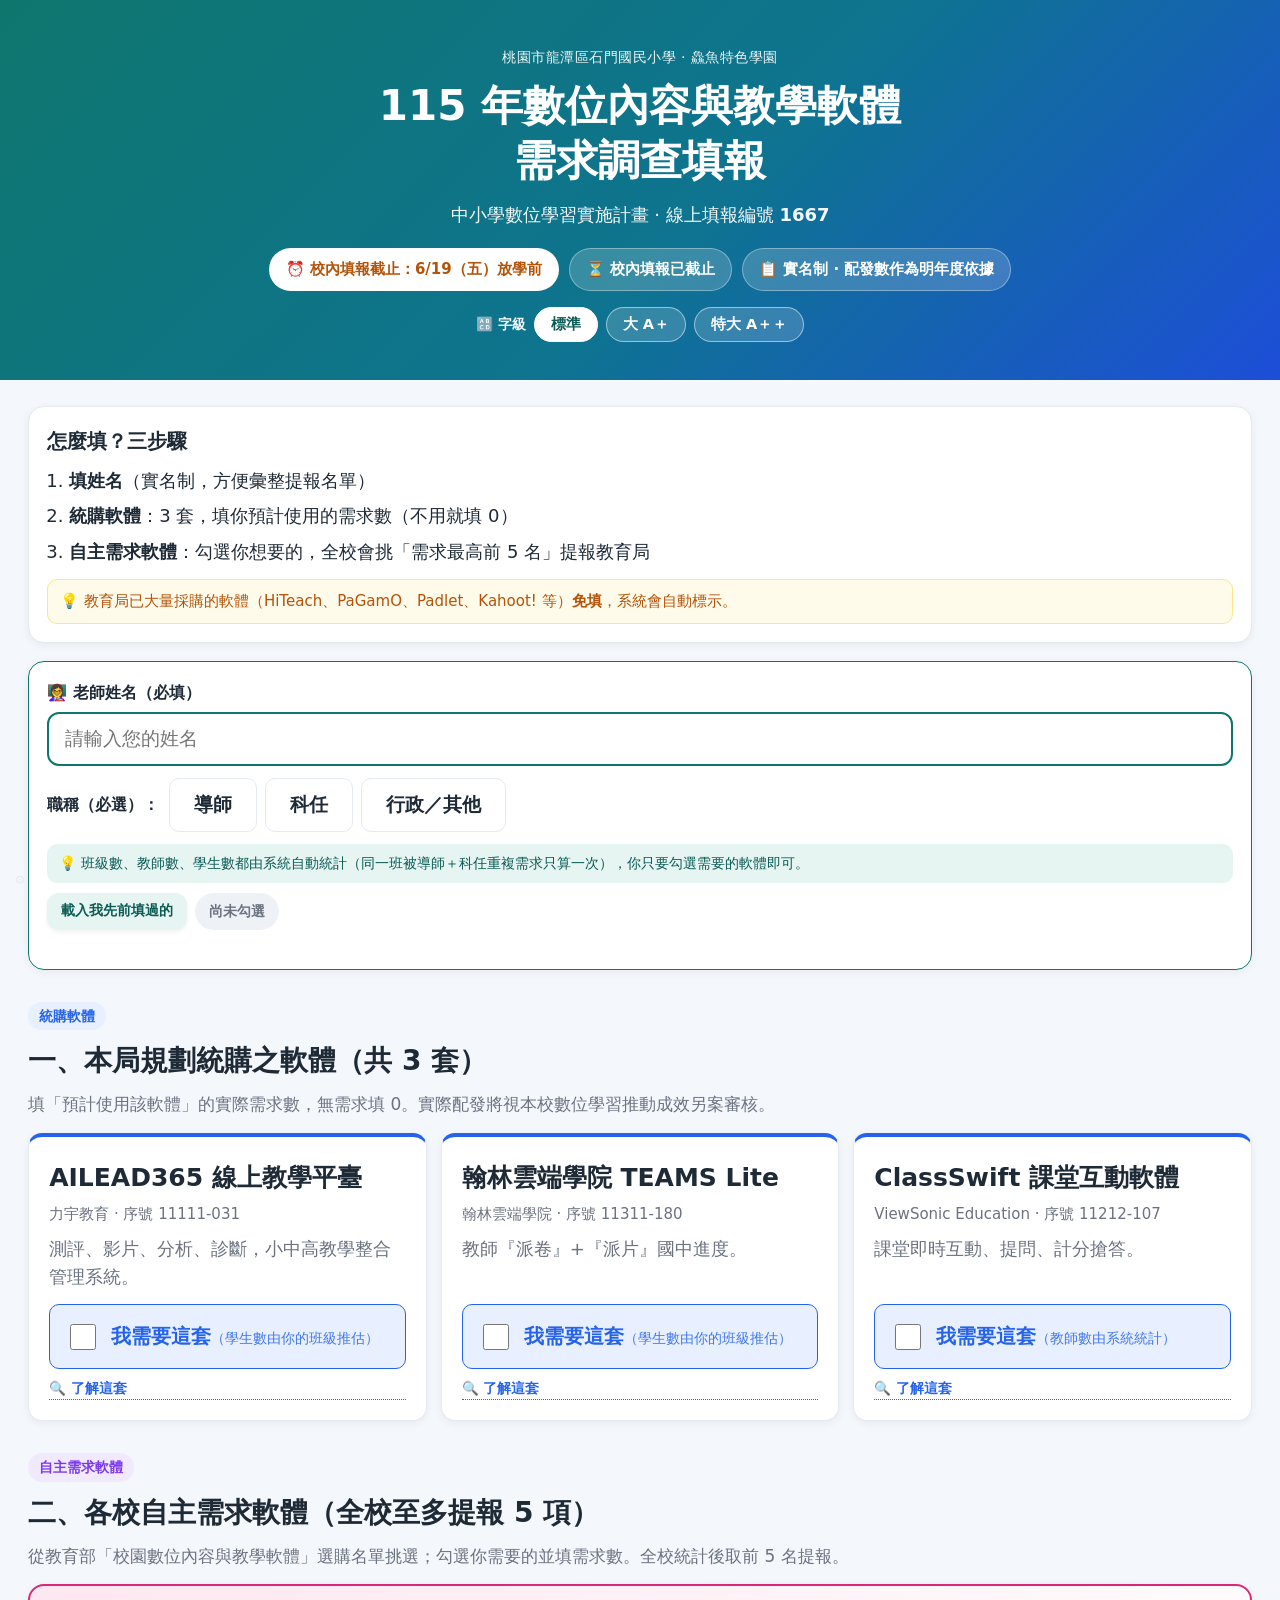
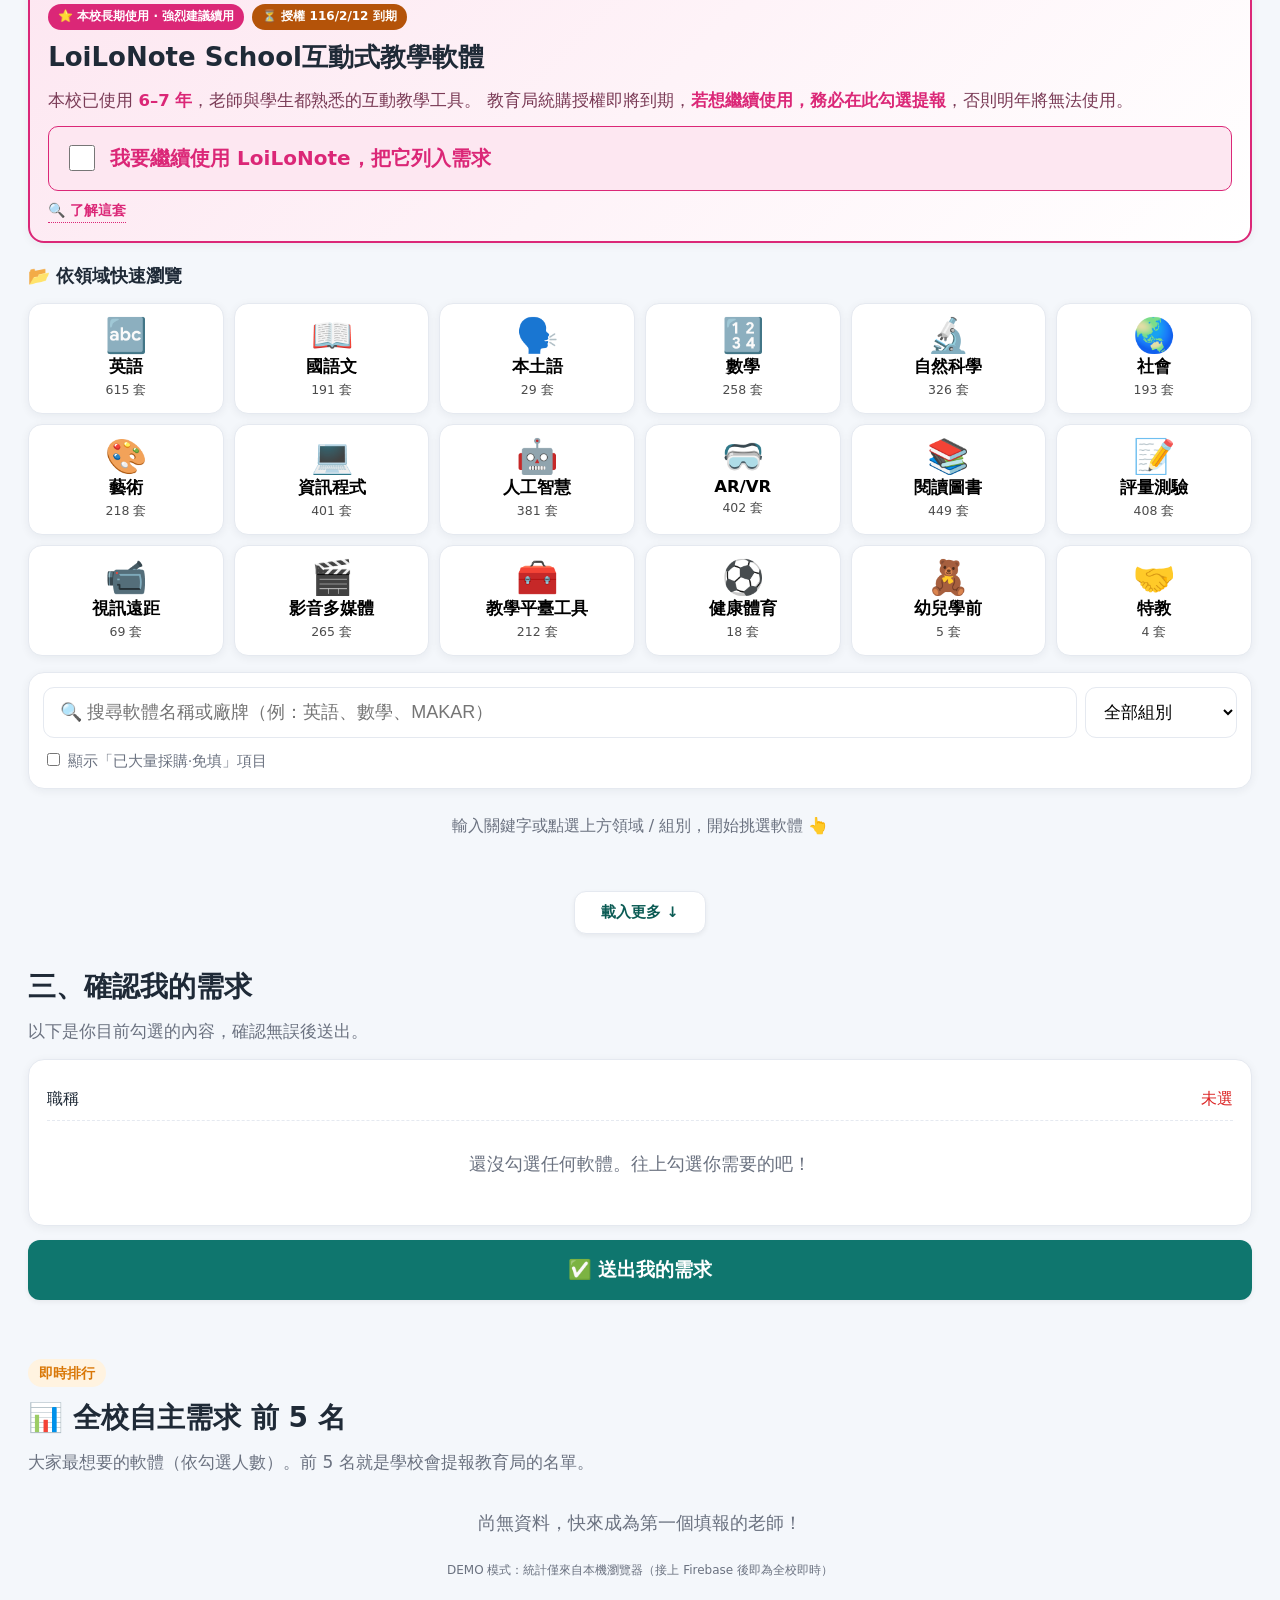
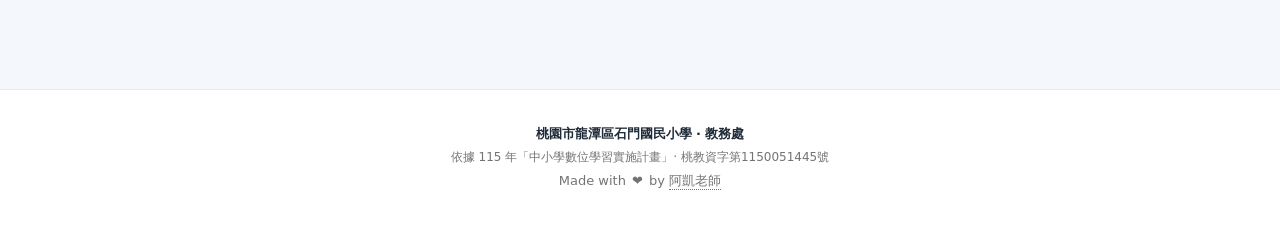
<file: index.html>
<!DOCTYPE html>
<html lang="zh-Hant">
<head>
<meta charset="UTF-8" />
<meta name="viewport" content="width=device-width, initial-scale=1.0" />
<title>數位內容與教學軟體需求調查｜桃園市龍潭區石門國民小學</title>
<meta name="description" content="石門國小 115 年中小學數位學習實施計畫－教學軟體需求調查填報" />

<!-- favicon / PWA -->
<meta name="theme-color" content="#0f766e" />
<link rel="icon" href="favicon.ico?v=__VER__" sizes="any" />
<link rel="icon" type="image/svg+xml" href="favicon.svg?v=__VER__" />
<link rel="apple-touch-icon" href="apple-touch-icon.png?v=__VER__" />
<link rel="manifest" href="manifest.webmanifest?v=__VER__" />

<!-- Open Graph / 社群分享卡片（LINE / FB / Twitter）-->
<meta property="og:type" content="website" />
<meta property="og:locale" content="zh_TW" />
<meta property="og:site_name" content="桃園市龍潭區石門國民小學" />
<meta property="og:url" content="https://cagoooo.github.io/smes-soft-survey/" />
<meta property="og:title" content="115年數位內容與教學軟體需求調查｜石門國小" />
<meta property="og:description" content="老師線上實名填報：統購軟體＋自主需求軟體，全校需求前 5 名提報教育局。截止 6/19（五）。" />
<meta property="og:image" content="https://cagoooo.github.io/smes-soft-survey/og-preview.png?v=__VER__" />
<meta property="og:image:secure_url" content="https://cagoooo.github.io/smes-soft-survey/og-preview.png?v=__VER__" />
<meta property="og:image:width" content="1200" />
<meta property="og:image:height" content="630" />
<meta property="og:image:type" content="image/png" />
<meta property="og:image:alt" content="石門國小 數位內容與教學軟體需求調查" />
<meta name="twitter:card" content="summary_large_image" />
<meta name="twitter:title" content="115年數位內容與教學軟體需求調查｜石門國小" />
<meta name="twitter:description" content="統購＋自主需求軟體線上填報，全校前 5 名提報教育局。" />
<meta name="twitter:image" content="https://cagoooo.github.io/smes-soft-survey/og-preview.png?v=__VER__" />

<link rel="stylesheet" href="styles.css?v=__VER__" />
</head>
<body>
<!-- 頂部 -->
<header class="hero">
  <div class="hero__inner">
    <p class="hero__school">桃園市龍潭區石門國民小學 · 鱻魚特色學園</p>
    <h1 class="hero__title">115 年數位內容與教學軟體<br />需求調查填報</h1>
    <p class="hero__sub">中小學數位學習實施計畫 · 線上填報編號 <b>1667</b></p>
    <div class="hero__meta">
      <span class="pill pill--warn" id="deadlinePill">⏰ 校內填報截止：6/24（一）放學前</span>
      <span class="pill" id="countdownPill"></span>
      <span class="pill">📋 實名制 · 配發數作為明年度依據</span>
    </div>
    <div class="fontscale" id="fontScale" role="group" aria-label="字級調整">
      <span class="fontscale__label">🔠 字級</span>
      <button type="button" data-fs="1" class="fontscale__btn">標準</button>
      <button type="button" data-fs="1.15" class="fontscale__btn">大 A＋</button>
      <button type="button" data-fs="1.3" class="fontscale__btn">特大 A＋＋</button>
    </div>
  </div>
</header>

<main class="wrap">

  <!-- 填報已截止橫幅（後台手動切換時顯示） -->
  <section class="card" id="closedBanner" hidden
    style="background:linear-gradient(135deg,#fef2f2,#fff7ed);border:2px solid #fca5a5;text-align:center">
    <p style="font-size:clamp(20px,2.6vw,26px);font-weight:800;color:#b91c1c;margin:4px 0">📛 填報已截止</p>
    <p id="closedBannerMsg" style="font-size:clamp(15px,1.7vw,18px);color:#7f1d1d;line-height:1.7;margin:6px 0 0"></p>
  </section>

  <!-- 步驟說明 -->
  <section class="card note">
    <h2 class="note__h">怎麼填？三步驟</h2>
    <ol class="note__steps">
      <li><b>填姓名</b>（實名制，方便彙整提報名單）</li>
      <li><b>統購軟體</b>：3 套，填你預計使用的需求數（不用就填 0）</li>
      <li><b>自主需求軟體</b>：勾選你想要的，全校會挑「需求最高前 5 名」提報教育局</li>
    </ol>
    <p class="note__tip">💡 教育局已大量採購的軟體（HiTeach、PaGamO、Padlet、Kahoot! 等）<b>免填</b>，系統會自動標示。</p>
  </section>

  <!-- 老師資料 -->
  <section class="card namebar" id="namebar">
    <label class="namebar__label" for="teacherName">👩‍🏫 老師姓名（必填）</label>
    <input id="teacherName" class="namebar__input" type="text" placeholder="請輸入您的姓名" autocomplete="name" />

    <div class="role-row">
      <span class="role-row__label">職稱（必選）：</span>
      <div class="role-opts" id="roleOpts"><!-- JS render --></div>
    </div>

    <div id="myClassesLine" class="myclasses" hidden></div>

    <p class="namebar__why">💡 班級數、教師數、學生數都由系統自動統計（同一班被導師＋科任重複需求只算一次），你只要勾選需要的軟體即可。</p>
    <div class="namebar__extra">
      <button id="loadMineBtn" class="btn btn--ghost" type="button">載入我先前填過的</button>
      <span class="status-badge" id="statusBadge">尚未勾選</span>
    </div>
    <p class="namebar__hint" id="nameHint"></p>
  </section>

  <!-- 區塊一：統購軟體 -->
  <section class="block">
    <div class="block__head">
      <span class="block__tag block__tag--buy">統購軟體</span>
      <h2 class="block__title">一、本局規劃統購之軟體（共 3 套）</h2>
      <p class="block__desc">填「預計使用該軟體」的實際需求數，無需求填 0。實際配發將視本校數位學習推動成效另案審核。</p>
    </div>
    <div class="grid-buy" id="tonggouGrid"><!-- JS render --></div>
  </section>

  <!-- 區塊二：自主需求軟體 -->
  <section class="block">
    <div class="block__head">
      <span class="block__tag block__tag--pick">自主需求軟體</span>
      <h2 class="block__title">二、各校自主需求軟體（全校至多提報 5 項）</h2>
      <p class="block__desc">從教育部「校園數位內容與教學軟體」選購名單挑選；勾選你需要的並填需求數。全校統計後取前 5 名提報。</p>
    </div>

    <!-- LoiLoNote 主打卡 -->
    <div class="loilo" id="loiloCard"><!-- JS render --></div>

    <!-- 依領域一鍵瀏覽（大卡入口）-->
    <div class="domain-head">
      <h3 class="domain-head__t">📂 依領域快速瀏覽</h3>
      <button id="clearDomain" class="btn btn--ghost" type="button" hidden>✕ 清除領域</button>
    </div>
    <div class="domain-grid" id="domainGrid"><!-- JS render --></div>

    <!-- 篩選工具列 -->
    <div class="toolbar card">
      <div class="toolbar__row">
        <input id="searchInput" class="toolbar__search" type="search" placeholder="🔍 搜尋軟體名稱或廠牌（例：英語、數學、MAKAR）" />
        <select id="groupSelect" class="toolbar__select">
          <option value="">全部組別</option>
          <option value="1">數位內容</option>
          <option value="2">課堂教學軟體</option>
          <option value="3">遠距教學軟體</option>
        </select>
      </div>
      <div class="toolbar__foot">
        <label class="switch"><input type="checkbox" id="showExcluded" /> 顯示「已大量採購·免填」項目</label>
        <span class="toolbar__count" id="resultCount"></span>
      </div>
    </div>

    <p class="excluded-note" id="excludedNote" hidden>ℹ️ 標示「已大量採購·免填」的軟體，是教育局先前已大量採購（HiTeach、PaGamO、Padlet、Kahoot! 等），本次無須重複填報，因此無法勾選。</p>

    <!-- 結果清單 -->
    <div id="resultsHint" class="results-hint">輸入關鍵字或點選上方領域 / 組別，開始挑選軟體 👆</div>
    <ul class="results" id="results"></ul>
    <button id="moreBtn" class="btn btn--more" type="button" hidden>載入更多 ↓</button>
  </section>

  <!-- 我的選擇 -->
  <section class="block">
    <div class="block__head">
      <h2 class="block__title">三、確認我的需求</h2>
      <p class="block__desc">以下是你目前勾選的內容，確認無誤後送出。</p>
    </div>
    <div class="card summary" id="summary"><!-- JS render --></div>
    <button id="submitBtn" class="btn btn--submit" type="button">✅ 送出我的需求</button>
    <p class="submit-msg" id="submitMsg"></p>
  </section>

  <!-- 即時排行榜 -->
  <section class="block">
    <div class="block__head">
      <span class="block__tag block__tag--rank">即時排行</span>
      <h2 class="block__title">📊 全校自主需求 前 5 名</h2>
      <p class="block__desc">大家最想要的軟體（依勾選人數）。前 5 名就是學校會提報教育局的名單。</p>
    </div>
    <ol class="rank" id="rankList"><li class="rank__empty">尚無資料，快來成為第一個填報的老師！</li></ol>
    <p class="rank__mode" id="rankMode"></p>
  </section>

</main>

<!-- 頁尾署名 -->
<footer class="site-credit">
  <p class="site-credit__org">桃園市龍潭區石門國民小學 · 教務處</p>
  <p class="site-credit__doc">依據 115 年「中小學數位學習實施計畫」· 桃教資字第1150051445號</p>
  <p>
    Made with <span class="site-credit__heart" aria-label="愛心">❤️</span> by
    <a
      href="https://cagoooo.github.io/Akai/"
      target="_blank"
      rel="noopener noreferrer"
      class="site-credit__author"
    >阿凱老師</a>
  </p>
</footer>

<!-- 選擇班級彈窗 -->
<div id="classModal" class="modal" hidden>
  <div class="modal__box card">
    <h3 class="modal__t" id="classModalTitle">請選擇你的班級</h3>
    <p class="modal__hint" id="classModalHint"></p>
    <div class="classpicker__grid" id="classGrid"><!-- JS render --></div>
    <button id="classDone" class="btn btn--submit" type="button">完成</button>
  </div>
</div>

<!-- 送出成功 · 心願達成 -->
<div id="successModal" class="modal success" hidden>
  <div class="success__confetti" id="confetti"></div>
  <div class="success__box">
    <div class="success__check">
      <svg viewBox="0 0 80 80" aria-hidden="true">
        <circle class="sc-ring" cx="40" cy="40" r="35"/>
        <path class="sc-tick" d="M25 41 l10 10 l21 -24"/>
      </svg>
    </div>
    <h2 class="success__title">🎉 需求送出成功！</h2>
    <p class="success__msg" id="successMsg"></p>
    <p class="success__sub">你的需求已列入全校統計，前 5 名將提報教育局 ✨<br>感謝你撥空填寫 🙏</p>
    <div class="success__btns">
      <button id="successRank" class="btn btn--submit" type="button">📊 看看全校前 5 名</button>
      <button id="successClose" class="btn btn--ghost" type="button">完成</button>
    </div>
  </div>
</div>

<!-- 隱蔽後台入口（左下角，低調；後台仍有密碼閘） -->
<a href="admin.html" id="adminEntry" title="管理後台" aria-label="管理後台"
   style="position:fixed;left:8px;bottom:8px;width:24px;height:24px;border-radius:50%;display:flex;align-items:center;justify-content:center;font-size:12px;line-height:1;color:#94a3b8;background:transparent;text-decoration:none;opacity:.12;transition:opacity .25s ease;z-index:50;-webkit-user-select:none;user-select:none"
   onmouseover="this.style.opacity=.55" onmouseout="this.style.opacity=.12"
   ontouchstart="this.style.opacity=.55">⚙</a>

<script src="data/config.js?v=__VER__"></script>
<script src="app.js?v=__VER__"></script>
<script src="sw-register.js?v=__VER__"></script>
</body>
</html>
</file>
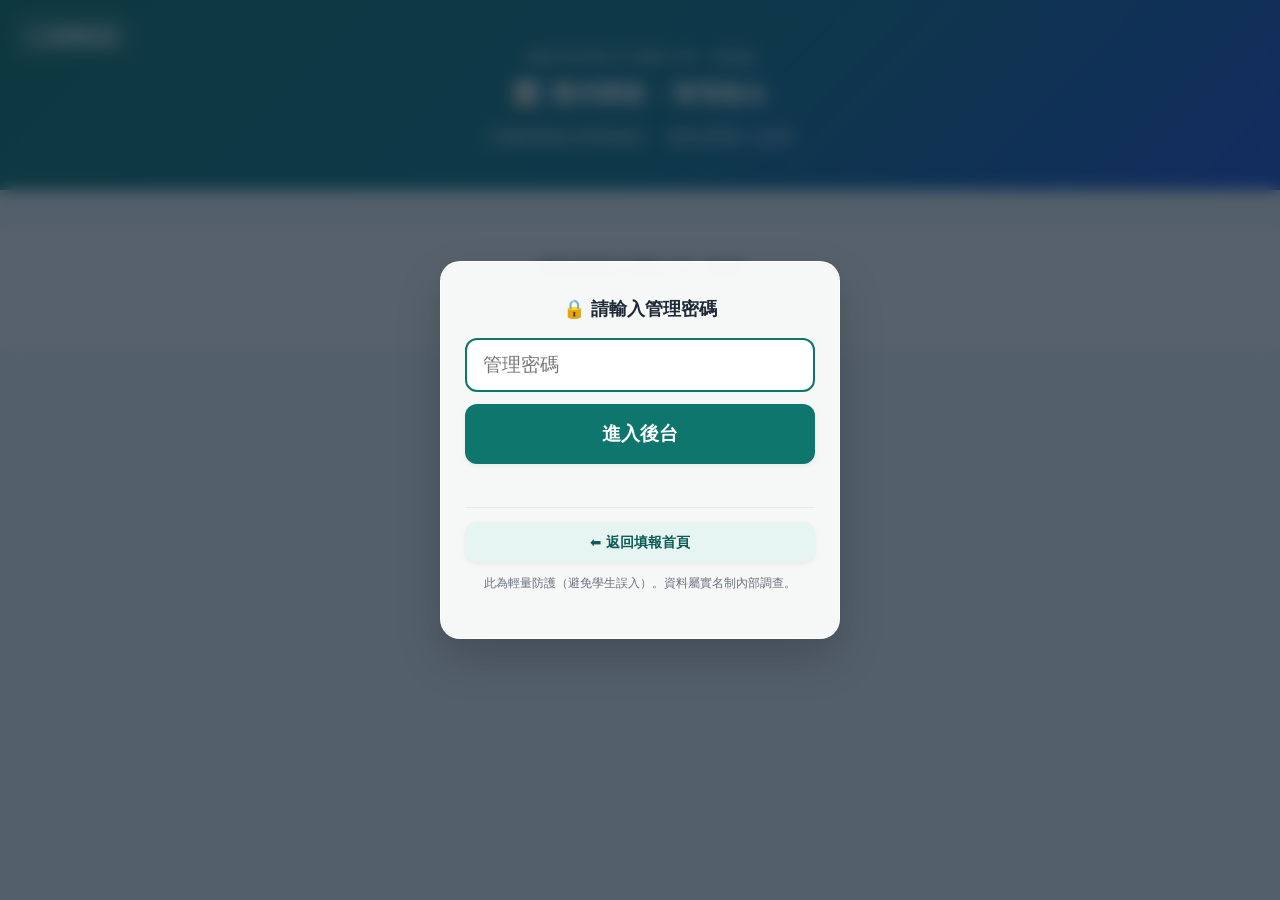
<file: admin.html>
<!DOCTYPE html>
<html lang="zh-Hant">
<head>
<meta charset="UTF-8" />
<meta name="viewport" content="width=device-width, initial-scale=1.0" />
<title>管理後台 · 需求統計｜石門國小數位軟體調查</title>
<meta name="robots" content="noindex" />
<meta name="theme-color" content="#0f766e" />
<link rel="icon" href="favicon.ico?v=__VER__" sizes="any" />
<link rel="icon" type="image/svg+xml" href="favicon.svg?v=__VER__" />
<link rel="apple-touch-icon" href="apple-touch-icon.png?v=__VER__" />
<link rel="stylesheet" href="styles.css?v=__VER__" />
</head>
<body>
<header class="hero">
  <div class="hero__inner">
    <a href="index.html" class="btn btn--ghost no-print" style="position:absolute;top:16px;left:16px;z-index:10;background:rgba(255,255,255,0.15);color:#fff;border-color:transparent">⬅️ 回填報首頁</a>
    <p class="hero__school">桃園市龍潭區石門國民小學 · 教務處</p>
    <h1 class="hero__title" style="font-size:24px">📊 需求調查 · 管理後台</h1>
    <p class="hero__sub">完整填報名單與統計 · 僅供承辦人使用</p>
  </div>
</header>

<!-- 密碼閘 -->
<div id="gate" class="gate">
  <div class="gate__box card">
    <h2 class="gate__h">🔒 請輸入管理密碼</h2>
    <input id="gateInput" class="namebar__input" type="password" placeholder="管理密碼" />
    <button id="gateBtn" class="btn btn--submit" type="button" style="margin-top:12px">進入後台</button>
    <p id="gateMsg" class="submit-msg"></p>
    <div style="margin-top: 16px; border-top: 1px solid var(--line); padding-top: 14px;">
      <a href="index.html" class="btn btn--ghost" style="text-decoration:none; display:inline-block; width:100%">⬅️ 返回填報首頁</a>
    </div>
    <p class="gate__note" style="margin-top:12px">此為輕量防護（避免學生誤入）。資料屬實名制內部調查。</p>
  </div>
</div>

<main class="wrap admin-panel" id="panel" hidden>

  <div class="toolbar card admin-toolbar">
    <span id="dataMode" class="admin-toolbar__info"></span>
    <div class="admin-toolbar__btns">
      <button id="refreshBtn" class="btn btn--ghost" type="button">🔄 重新整理</button>
      <button id="copyOfficial" class="btn btn--primary" type="button" title="產生對應教育局 1667 線上表單的文字，一鍵複製後直接貼上">📋 複製官方填報文字</button>
      <button id="backupJson" class="btn btn--ghost" type="button" title="下載目前所有填報的完整 JSON 備份，存檔保險用">💾 完整備份 JSON</button>
      <button id="csvSoft" class="btn btn--ghost" type="button">⬇️ 軟體彙總 CSV</button>
      <button id="csvTeacher" class="btn btn--ghost" type="button">⬇️ 老師明細 CSV</button>
      <button id="csvOfficial" class="btn btn--ghost" type="button">📑 官方表單格式 CSV</button>
      <a href="official.html" class="btn btn--ghost" style="text-decoration:none; display:inline-flex; align-items:center">🖨️ 核章 PDF（官方表格）</a>
      <a href="report.html" class="btn btn--ghost" style="text-decoration:none; display:inline-flex; align-items:center">🖨️ 需求教師名單（備查 PDF）</a>
    </div>
  </div>

  <!-- 前台填報開關（手動切換） -->
  <section class="block">
    <div class="block__head">
      <span class="block__tag" style="background:#b91c1c;color:#fff">填報開關</span>
      <h2 class="block__title">🚦 前台填報狀態（手動切換）</h2>
      <p class="block__desc">切換為「已截止」後，老師端會顯示截止橫幅且無法送出；可隨時切回開放。狀態即時同步全校。</p>
    </div>
    <div class="card" id="surveyStateCtl" style="padding:20px 24px"></div>
  </section>

  <!-- 總覽 -->
  <section class="block">
    <div class="stat-grid" id="statGrid"></div>
  </section>

  <!-- 有需求之班級實際人數微調 -->
  <section class="block" id="classSizesBlock" hidden>
    <div class="block__head">
      <span class="block__tag" style="background:#0f766e;color:#fff">學生精算</span>
      <h2 class="block__title">🏫 有需求班級之實際人數微調</h2>
      <p class="block__desc">僅列出目前有需求的班級。在此修改實際人數即可即時精算學生數（其餘班級預設以 25 人估算）。</p>
    </div>
    <div class="card" style="padding:20px 24px">
      <div id="classSizesInputs" style="display:flex;gap:14px 28px;flex-wrap:wrap"></div>
    </div>
  </section>

  <!-- 統購 -->
  <section class="block">
    <div class="block__head">
      <span class="block__tag block__tag--buy">統購軟體</span>
      <h2 class="block__title">統購 3 套 · 需求數加總</h2>
    </div>
    <div class="card" id="tonggouStat"></div>
  </section>

  <!-- 統計圖表 -->
  <section class="block">
    <div class="block__head">
      <span class="block__tag block__tag--rank">統計圖表</span>
      <h2 class="block__title">📊 需求分布圖</h2>
    </div>
    <div class="chart-grid">
      <div class="card"><h3 class="chart__t">依組別（自主需求人次）</h3><div id="chartGroup"></div></div>
      <div class="card"><h3 class="chart__t">依領域（自主需求人次）</h3><div id="chartDomain"></div></div>
      <div class="card"><h3 class="chart__t">依年級（有需求的班級數）</h3><div id="chartGrade"></div></div>
      <div class="card"><h3 class="chart__t">每日填報數</h3><div id="chartDay"></div></div>
    </div>
  </section>

  <!-- 自主排行（全部，前5標記） -->
  <section class="block">
    <div class="block__head">
      <span class="block__tag block__tag--rank">提報依據</span>
      <h2 class="block__title">自主需求軟體 · 需求排行（前 5 名提報教育局）</h2>
      <p class="block__desc">依勾選人數排序。🏅 標記為目前前 5 名。點軟體可展開需求老師名單。</p>
    </div>
    <div id="rankFull"></div>
  </section>

  <!-- 老師完整名單 -->
  <section class="block">
    <div class="block__head">
      <h2 class="block__title">老師填報完整名單</h2>
      <p class="block__desc" id="teacherCount"></p>
    </div>
    <div id="teacherList"></div>
  </section>

</main>

<footer class="site-credit">
  <p class="site-credit__org">桃園市龍潭區石門國民小學 · 教務處</p>
  <p>
    Made with <span class="site-credit__heart" aria-label="愛心">❤️</span> by
    <a href="https://cagoooo.github.io/Akai/"
       target="_blank" rel="noopener noreferrer" class="site-credit__author">阿凱老師</a>
  </p>
</footer>

<button id="scrollTopBtn" class="btn scroll-top-btn" type="button" aria-label="回到頂部">▲</button>

<script src="data/config.js?v=__VER__"></script>
<script src="admin.js?v=__VER__"></script>
<script src="sw-register.js?v=__VER__"></script>
</body>
</html>
</file>
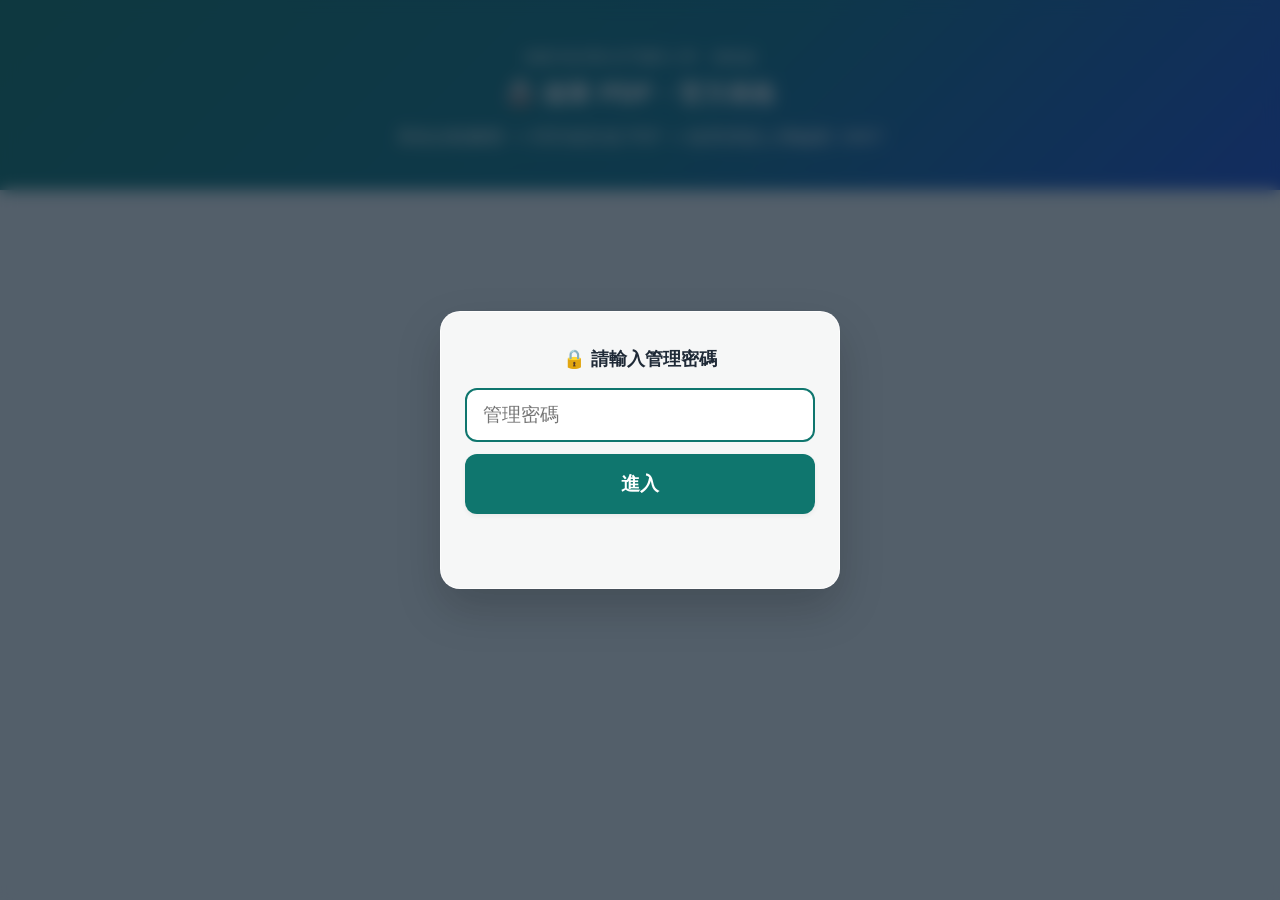
<file: official.html>
<!DOCTYPE html>
<html lang="zh-Hant">
<head>
<meta charset="UTF-8" />
<meta name="viewport" content="width=device-width, initial-scale=1.0" />
<meta name="robots" content="noindex" />
<title>核章 PDF · 官方表格｜石門國小數位軟體調查</title>
<meta name="theme-color" content="#0f766e" />
<link rel="icon" href="favicon.ico?v=__VER__" sizes="any" />
<link rel="icon" type="image/svg+xml" href="favicon.svg?v=__VER__" />
<link rel="apple-touch-icon" href="apple-touch-icon.png?v=__VER__" />
<link rel="stylesheet" href="styles.css?v=__VER__" />
<style>
  /* 官方表格（A4 列印）*/
  .of-wrap{max-width:900px;margin:0 auto;padding:20px 16px 60px}
  .of-tools{display:flex;gap:10px;flex-wrap:wrap;align-items:center;margin:14px 0;
    background:#fff;border:1px solid var(--line);border-radius:12px;padding:14px}
  .of-tools input{padding:9px 12px;font-size:15px;border:1px solid var(--line);border-radius:8px}
  .of-doc{background:#fff;border:1px solid var(--line);border-radius:8px;padding:28px 30px;
    box-shadow:var(--shadow);color:#000}
  .of-doc h1{text-align:center;font-size:20px;margin:0 0 4px}
  .of-doc h2{font-size:15px;margin:18px 0 8px}
  .of-sub{text-align:center;font-size:13px;color:#444;margin:0 0 16px}
  table.of{width:100%;border-collapse:collapse;font-size:13px;margin-bottom:8px}
  table.of th,table.of td{border:1px solid #555;padding:6px 8px;text-align:center}
  table.of th{background:#eef2f7}
  table.of td.l{text-align:left}
  .of-meeting{font-size:13.5px;margin:10px 0 4px}
  .of-sign{display:flex;justify-content:space-between;margin-top:34px;font-size:13.5px}
  .of-sign div{text-align:center}
  .of-sign .line{margin-top:40px;border-top:1px solid #555;padding-top:4px;min-width:120px}
  @media print{
    .no-print{display:none !important}
    body{background:#fff}
    .of-wrap{max-width:none;padding:0}
    .of-doc{border:none;box-shadow:none;padding:0}
    @page{size:A4;margin:14mm}
  }
</style>
</head>
<body>
<header class="hero no-print">
  <div class="hero__inner">
    <p class="hero__school">桃園市龍潭區石門國民小學 · 教務處</p>
    <h1 class="hero__title" style="font-size:24px">🖨️ 核章 PDF · 官方表格</h1>
    <p class="hero__sub">系統自動彙整 → 列印或存成 PDF → 核章掃描上傳編號 1667</p>
  </div>
</header>

<!-- 密碼閘 -->
<div id="gate" class="gate">
  <div class="gate__box card">
    <h2 class="gate__h">🔒 請輸入管理密碼</h2>
    <input id="gateInput" class="namebar__input" type="password" placeholder="管理密碼" />
    <button id="gateBtn" class="btn btn--submit" type="button" style="margin-top:12px">進入</button>
    <p id="gateMsg" class="submit-msg"></p>
  </div>
</div>

<div class="of-wrap" id="panel" hidden>
  <div class="of-tools no-print">
    <div style="display:flex;gap:8px;width:100%;margin-bottom:8px">
      <a href="index.html" class="btn btn--ghost" style="text-decoration:none;font-size:13px;padding:6px 12px">⬅️ 回填報首頁</a>
      <a href="admin.html" class="btn btn--ghost" style="text-decoration:none;font-size:13px;padding:6px 12px">📊 回管理後台</a>
    </div>
    <span id="ofMode" class="toolbar__count"></span>
    <label>會議日期：<input id="meetDate" type="text" placeholder="例：115年6月18日" /></label>
    <label>會議名稱：<input id="meetName" type="text" placeholder="例：教師晨會" /></label>
    <button id="printBtn" class="btn btn--submit" type="button" style="width:auto;padding:12px 22px">🖨️ 列印 / 存成 PDF</button>
    <button id="refreshBtn" class="btn btn--ghost" type="button">🔄 重新整理</button>
  </div>
  <div class="of-doc" id="ofDoc"><!-- JS render --></div>
</div>

<script src="data/config.js?v=__VER__"></script>
<script src="official.js?v=__VER__"></script>
<script src="sw-register.js?v=__VER__"></script>
</body>
</html>
</file>
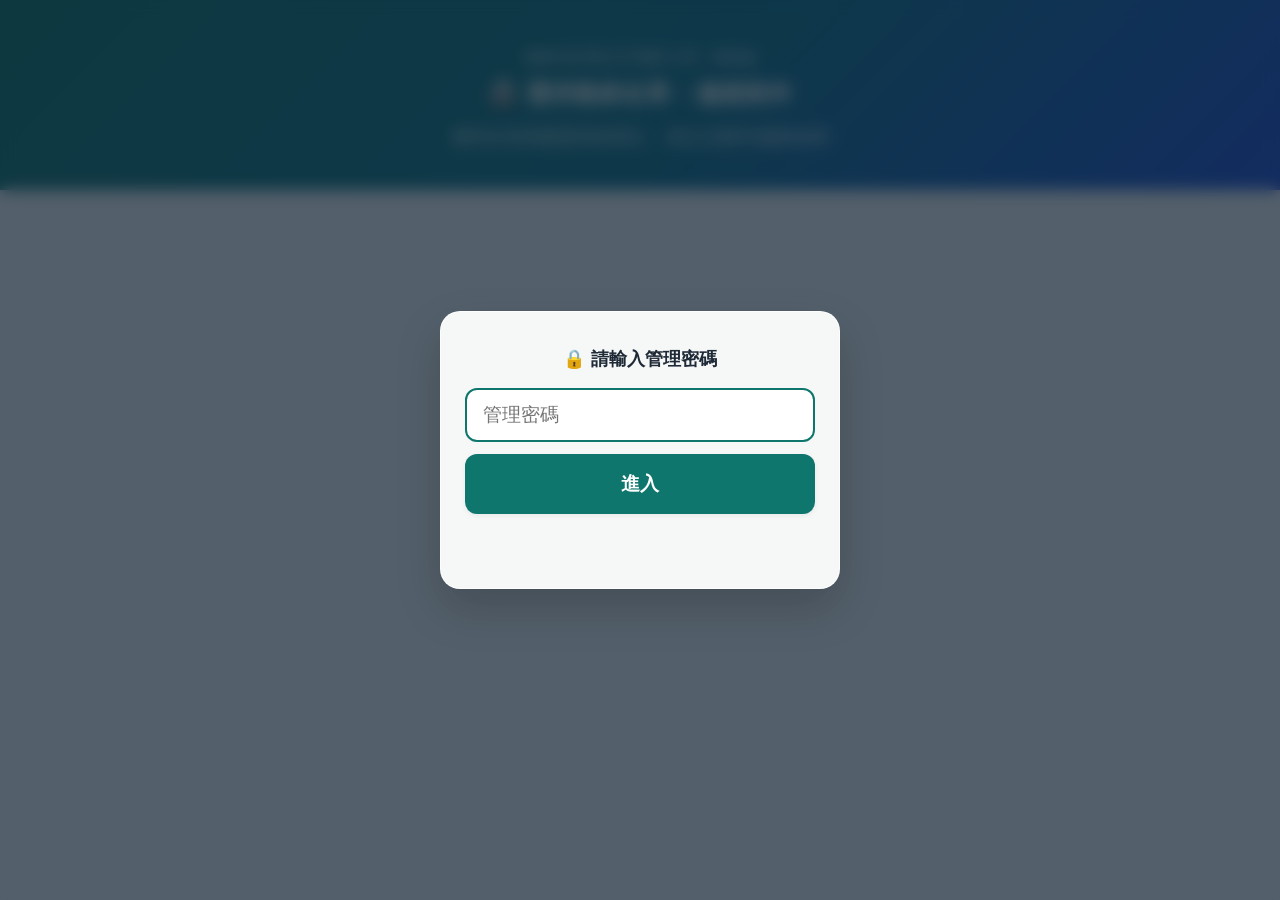
<file: report.html>
<!DOCTYPE html>
<html lang="zh-Hant">
<head>
<meta charset="UTF-8" />
<meta name="viewport" content="width=device-width, initial-scale=1.0" />
<meta name="robots" content="noindex" />
<title>需求教師名單 · 備查附件｜石門國小數位軟體調查</title>
<meta name="theme-color" content="#0f766e" />
<link rel="icon" href="favicon.ico?v=__VER__" sizes="any" />
<link rel="icon" type="image/svg+xml" href="favicon.svg?v=__VER__" />
<link rel="apple-touch-icon" href="apple-touch-icon.png?v=__VER__" />
<link rel="stylesheet" href="styles.css?v=__VER__" />
<style>
  /* 備查明細 A4 列印樣式 */
  .rep-wrap{max-width:1000px;margin:0 auto;padding:20px 16px 60px}
  .rep-tools{display:flex;gap:10px;flex-wrap:wrap;align-items:center;margin:14px 0;
    background:#fff;border:1px solid var(--line);border-radius:12px;padding:14px}
  .rep-doc{background:#fff;border:1px solid var(--line);border-radius:8px;padding:28px 30px;
    box-shadow:var(--shadow);color:#000}
  .rep-doc h1{text-align:center;font-size:20px;margin:0 0 4px}
  .rep-sub{text-align:center;font-size:13px;color:#444;margin:0 0 20px}
  table.rep{width:100%;border-collapse:collapse;font-size:12px;margin-bottom:16px}
  table.rep th,table.rep td{border:1px solid #555;padding:8px 10px;text-align:center;vertical-align:middle}
  table.rep th{background:#eef2f7}
  table.rep td.l{text-align:left}
  .table-responsive{overflow-x:auto;-webkit-overflow-scrolling:touch;margin-bottom:16px}
  .rep-sign{display:flex;justify-content:space-between;margin-top:45px;font-size:13.5px}
  .rep-sign div{text-align:center}
  .rep-sign .line{margin-top:40px;border-top:1px solid #555;padding-top:4px;min-width:120px}
  @media print{
    .no-print{display:none !important}
    body{background:#fff}
    .rep-wrap{max-width:none;padding:0}
    .rep-doc{border:none;box-shadow:none;padding:0}
    .table-responsive{overflow:visible !important;margin-bottom:0}
    @page{size:A4;margin:14mm}
  }
</style>
</head>
<body>
<header class="hero no-print">
  <div class="hero__inner">
    <p class="hero__school">桃園市龍潭區石門國民小學 · 教務處</p>
    <h1 class="hero__title" style="font-size:24px">🖨️ 需求教師名單 · 備查附件</h1>
    <p class="hero__sub">僅列出有填報需求的同仁 · 供公文附件備查使用</p>
  </div>
</header>

<!-- 密碼閘 -->
<div id="gate" class="gate">
  <div class="gate__box card">
    <h2 class="gate__h">🔒 請輸入管理密碼</h2>
    <input id="gateInput" class="namebar__input" type="password" placeholder="管理密碼" />
    <button id="gateBtn" class="btn btn--submit" type="button" style="margin-top:12px">進入</button>
    <p id="gateMsg" class="submit-msg"></p>
  </div>
</div>

<div class="rep-wrap" id="panel" hidden>
  <div class="rep-tools no-print">
    <div style="display:flex;gap:8px;width:100%;margin-bottom:8px">
      <a href="index.html" class="btn btn--ghost" style="text-decoration:none;font-size:13px;padding:6px 12px">⬅️ 回填報首頁</a>
      <a href="admin.html" class="btn btn--ghost" style="text-decoration:none;font-size:13px;padding:6px 12px">📊 回管理後台</a>
    </div>
    <span id="repMode" class="toolbar__count"></span>
    <button id="printBtn" class="btn btn--submit" type="button" style="width:auto;padding:12px 22px;margin-left:auto">🖨️ 列印 / 存成 PDF</button>
    <button id="refreshBtn" class="btn btn--ghost" type="button">🔄 重新整理</button>
  </div>
  <div class="rep-doc" id="repDoc"><!-- JS render --></div>
</div>

<script src="data/config.js?v=__VER__"></script>
<script src="report.js?v=__VER__"></script>
<script src="sw-register.js?v=__VER__"></script>
</body>
</html>
</file>
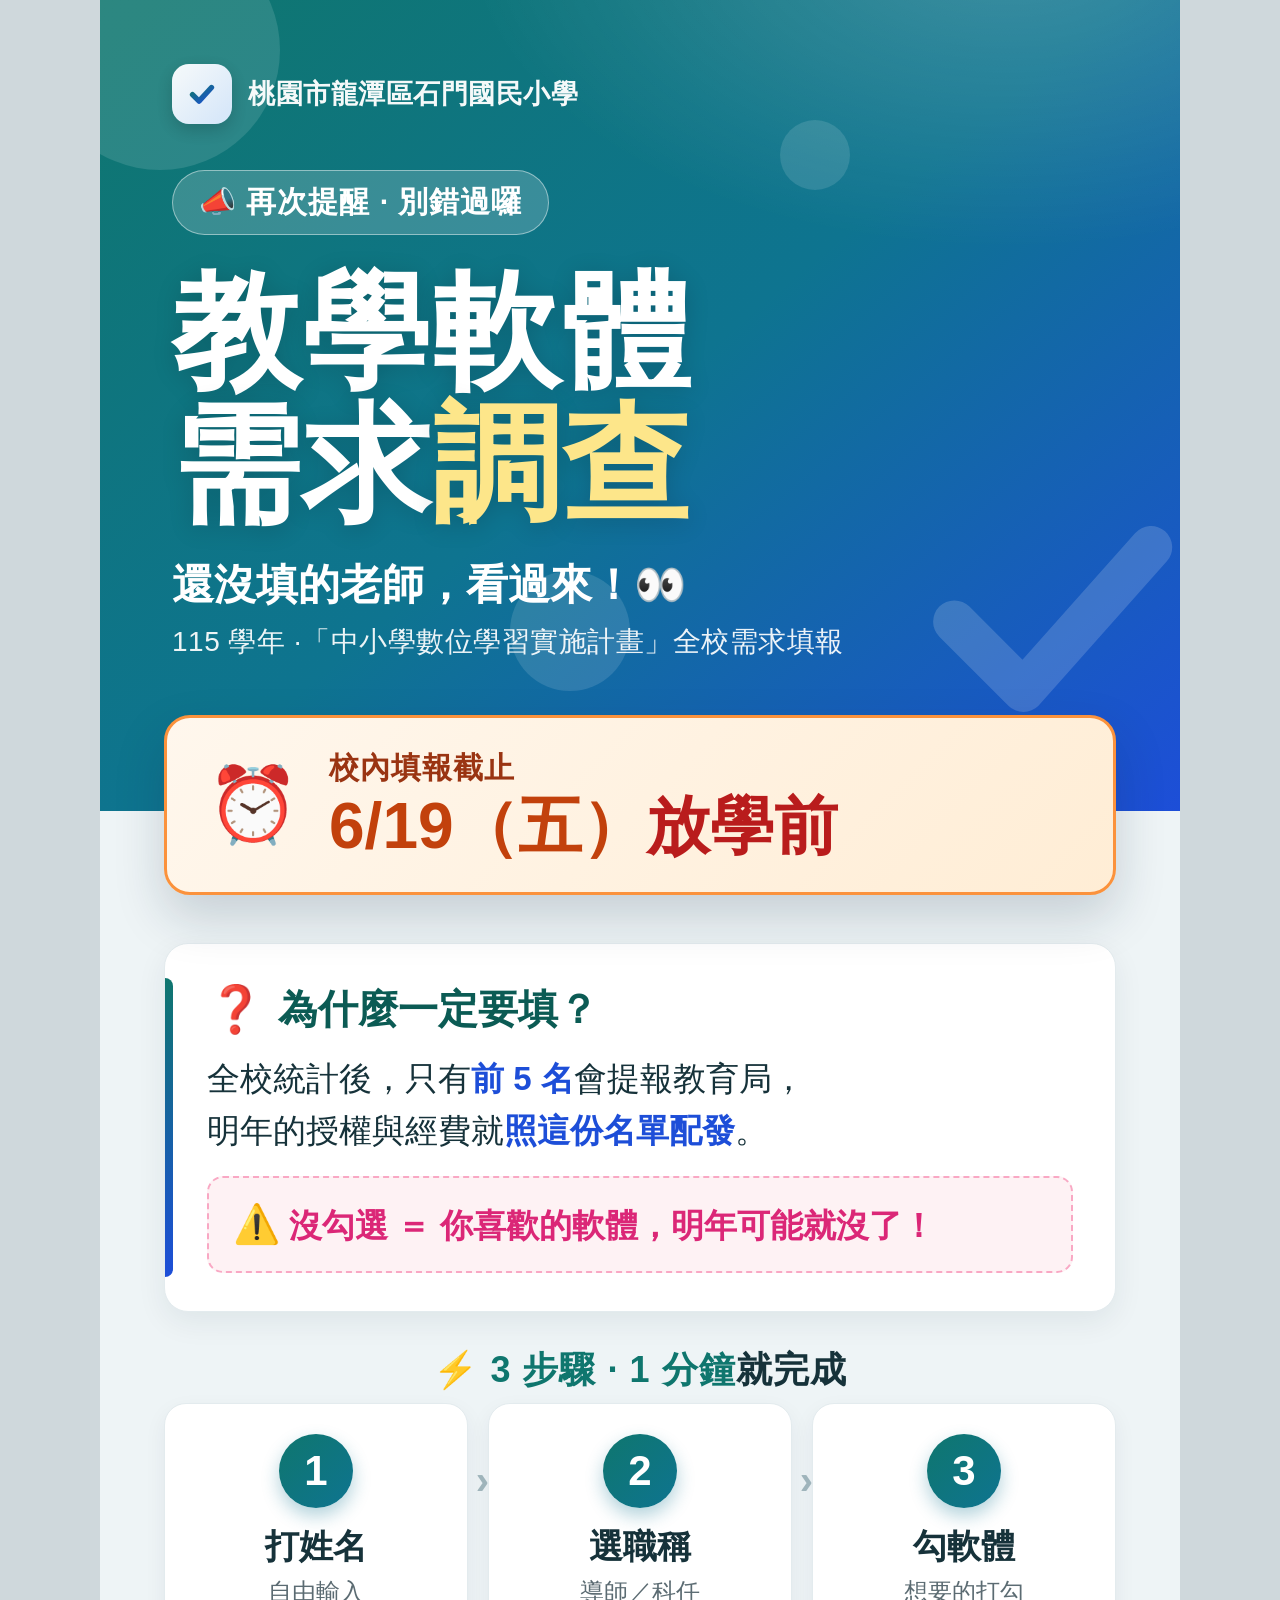
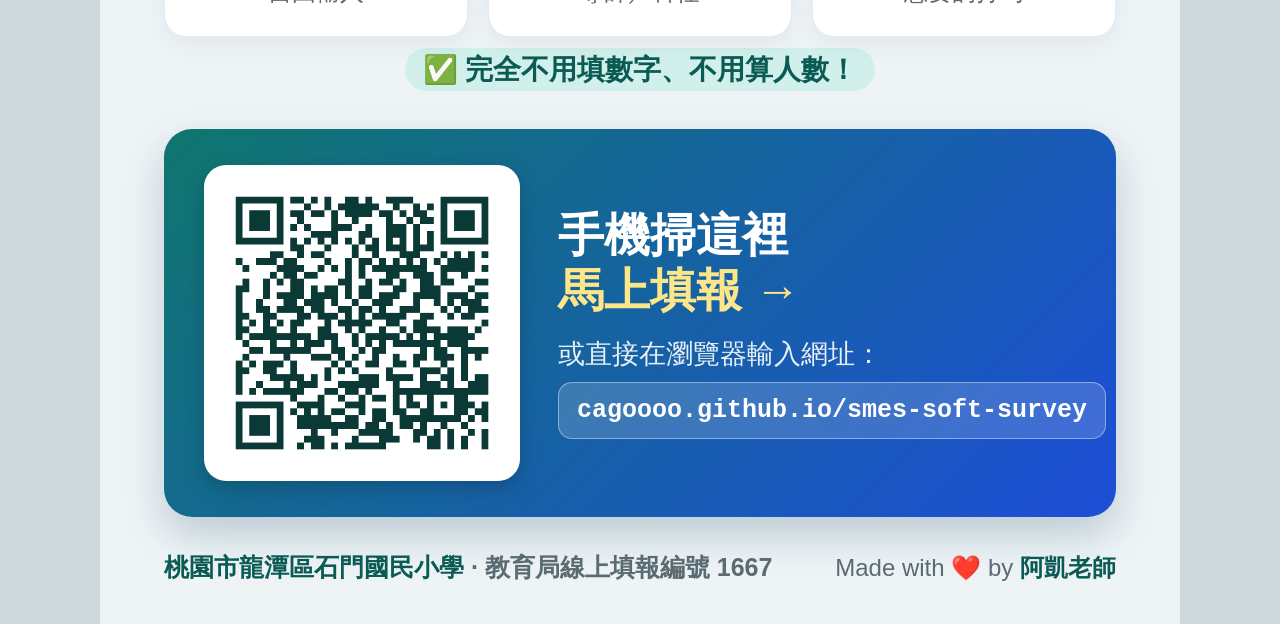
<file: poster/poster.html>
<!doctype html>
<html lang="zh-Hant">
<head>
<meta charset="utf-8">
<style>
  :root{
    --brand:#0f766e; --brand-d:#0b5b54; --cyan:#0e7490; --blue:#1d4ed8;
    --ink:#16323a; --muted:#5b6b72; --bg:#eef4f6;
    --warn:#c2410c; --gold:#f59e0b;
    --pink:#db2777;
  }
  *{box-sizing:border-box;margin:0;padding:0}
  html,body{background:#cfd8dc}
  body{
    font-family:"Microsoft JhengHei","Noto Sans TC","PingFang TC",sans-serif;
    -webkit-font-smoothing:antialiased;
    display:flex;justify-content:center;padding:0;
  }
  .poster{
    width:1080px;min-height:1528px;background:var(--bg);
    position:relative;overflow:hidden;display:flex;flex-direction:column;
  }

  /* ---------- HERO ---------- */
  .hero{
    position:relative;padding:64px 72px 150px;
    background:
      radial-gradient(900px 520px at 84% -8%, rgba(255,255,255,.20), transparent 60%),
      linear-gradient(140deg,#0f766e 0%,#0e7490 50%,#1d4ed8 100%);
    color:#fff;overflow:hidden;
  }
  /* decorative floating dots */
  .hero .dot{position:absolute;border-radius:50%;background:rgba(255,255,255,.12)}
  .d1{width:240px;height:240px;top:-70px;left:-60px}
  .d2{width:120px;height:120px;bottom:120px;left:38%;background:rgba(255,255,255,.08)}
  .d3{width:70px;height:70px;top:120px;right:330px;background:rgba(255,255,255,.14)}

  .hero__top{display:flex;align-items:center;gap:16px;font-size:27px;font-weight:600;
    letter-spacing:.5px;opacity:.96}
  .logo{width:60px;height:60px;border-radius:17px;
    background:linear-gradient(135deg,#fff,#dbeafe);
    display:flex;align-items:center;justify-content:center;flex:0 0 auto;
    box-shadow:0 6px 18px rgba(0,0,0,.18)}
  .logo svg{width:38px;height:38px}

  .tag{display:inline-flex;align-items:center;gap:10px;margin-top:46px;
    background:rgba(255,255,255,.18);border:1.5px solid rgba(255,255,255,.45);
    padding:11px 26px;border-radius:999px;font-size:30px;font-weight:700;letter-spacing:1px}

  .hero__title{margin-top:30px;font-size:128px;font-weight:900;line-height:1.04;
    letter-spacing:2px;text-shadow:0 4px 24px rgba(0,0,0,.16)}
  .hero__title .hl{color:#fde68a}
  .hero__sub{margin-top:26px;font-size:42px;font-weight:800}
  .hero__sub small{display:block;font-size:28px;font-weight:500;opacity:.92;margin-top:10px;letter-spacing:.5px}

  /* big check watermark */
  .hero__mark{position:absolute;right:-40px;bottom:30px;width:340px;height:340px;opacity:.16}

  /* ---------- DEADLINE banner (overlaps hero) ---------- */
  .deadline{
    margin:-96px 64px 0;position:relative;z-index:5;
    background:linear-gradient(135deg,#fff7ed,#ffedd5);
    border:3px solid #fb923c;border-radius:26px;
    box-shadow:0 22px 50px rgba(15,40,60,.18);
    padding:30px 40px;display:flex;align-items:center;gap:30px;
  }
  .deadline__icon{font-size:74px;line-height:1}
  .deadline__txt{flex:1}
  .deadline__lab{font-size:30px;font-weight:700;color:#9a3412;letter-spacing:1px}
  .deadline__big{font-size:64px;font-weight:900;color:#c2410c;line-height:1.1;margin-top:2px}
  .deadline__big em{font-style:normal;color:#b91c1c}

  /* ---------- BODY ---------- */
  .body{padding:48px 64px 0;display:flex;flex-direction:column;gap:34px}

  .why{background:#fff;border-radius:24px;padding:38px 42px;
    box-shadow:0 10px 30px rgba(20,40,60,.07);border:1px solid #e3ebee;position:relative}
  .why::before{content:"";position:absolute;left:0;top:34px;bottom:34px;width:8px;
    border-radius:0 8px 8px 0;background:linear-gradient(180deg,var(--brand),var(--blue))}
  .why__h{font-size:40px;font-weight:900;color:var(--brand-d);display:flex;align-items:center;gap:14px}
  .why__h .q{font-size:46px}
  .why__p{margin-top:16px;font-size:33px;line-height:1.6;color:var(--ink);font-weight:500}
  .why__p b{color:var(--blue);font-weight:900}
  .why__punch{margin-top:18px;background:#fef2f4;border:2px dashed #f9a8c4;border-radius:16px;
    padding:18px 24px;font-size:33px;font-weight:800;color:var(--pink);line-height:1.5}
  .why__punch .x{font-size:38px}

  .steps__h{font-size:36px;font-weight:900;color:var(--ink);text-align:center;letter-spacing:1px}
  .steps__h .min{color:var(--brand);}
  .steps{display:flex;gap:20px;margin-top:8px}
  .step{flex:1;background:#fff;border-radius:22px;padding:30px 18px 28px;text-align:center;
    box-shadow:0 8px 22px rgba(20,40,60,.06);border:1px solid #e3ebee;position:relative}
  .step__n{width:74px;height:74px;margin:0 auto 16px;border-radius:50%;
    background:linear-gradient(135deg,var(--brand),var(--cyan));color:#fff;
    font-size:42px;font-weight:900;display:flex;align-items:center;justify-content:center;
    box-shadow:0 8px 18px rgba(14,116,144,.32)}
  .step__t{font-size:34px;font-weight:800;color:var(--ink)}
  .step__d{font-size:24px;color:var(--muted);margin-top:6px;font-weight:500}
  .step__arrow{position:absolute;right:-22px;top:54px;font-size:40px;color:#9fb4bb;z-index:3;font-weight:900}
  .step:last-child .step__arrow{display:none}
  .nonum{margin-top:14px;text-align:center;font-size:28px;font-weight:800;color:var(--brand-d)}
  .nonum span{background:#d1f0eb;padding:6px 18px;border-radius:999px}

  /* ---------- QR ---------- */
  .qrwrap{margin-top:6px;background:linear-gradient(135deg,#0f766e,#1d4ed8);border-radius:28px;
    padding:36px 40px;display:flex;align-items:center;gap:38px;color:#fff;
    box-shadow:0 18px 40px rgba(15,60,90,.22)}
  .qrbox{background:#fff;border-radius:22px;padding:18px;flex:0 0 auto;box-shadow:0 8px 20px rgba(0,0,0,.18)}
  .qrbox img{display:block;width:280px;height:280px}
  .qrtxt{flex:1}
  .qrtxt__h{font-size:46px;font-weight:900;line-height:1.2}
  .qrtxt__h .em{color:#fde68a}
  .qrtxt__or{font-size:27px;opacity:.9;margin-top:18px;font-weight:500}
  .qrtxt__url{margin-top:10px;background:rgba(255,255,255,.16);border:1.5px solid rgba(255,255,255,.4);
    border-radius:14px;padding:13px 18px;font-size:25px;font-weight:700;letter-spacing:0;
    white-space:nowrap;font-family:"Consolas","Microsoft JhengHei",monospace}

  /* ---------- FOOTER ---------- */
  .foot{margin-top:auto;padding:34px 64px 40px;display:flex;align-items:center;justify-content:space-between}
  .foot__l{font-size:25px;color:var(--muted);font-weight:600}
  .foot__l b{color:var(--brand-d)}
  .foot__r{font-size:24px;color:var(--muted)}
  .foot__r .heart{color:#e0245e;filter:saturate(1.15)}
  .foot__r b{color:var(--brand-d)}
</style>
</head>
<body>
  <div class="poster">

    <!-- HERO -->
    <div class="hero">
      <span class="dot d1"></span><span class="dot d2"></span><span class="dot d3"></span>
      <div class="hero__top">
        <span class="logo">
          <svg viewBox="0 0 64 64"><path d="M16 33 l11 11 l21 -23" fill="none"
            stroke="url(#cg)" stroke-width="9" stroke-linecap="round" stroke-linejoin="round"/>
            <defs><linearGradient id="cg" x1="0" y1="0" x2="1" y2="1">
            <stop offset="0" stop-color="#0f766e"/><stop offset="1" stop-color="#1d4ed8"/>
            </linearGradient></defs></svg>
        </span>
        桃園市龍潭區石門國民小學
      </div>

      <span class="tag">📣 再次提醒 · 別錯過囉</span>
      <div class="hero__title">教學軟體<br>需求<span class="hl">調查</span></div>
      <div class="hero__sub">還沒填的老師，看過來！👀
        <small>115 學年 ·「中小學數位學習實施計畫」全校需求填報</small>
      </div>

      <svg class="hero__mark" viewBox="0 0 64 64"><path d="M14 34 l13 13 l24 -27"
        fill="none" stroke="#fff" stroke-width="8" stroke-linecap="round" stroke-linejoin="round"/></svg>
    </div>

    <!-- DEADLINE -->
    <div class="deadline">
      <div class="deadline__icon">⏰</div>
      <div class="deadline__txt">
        <div class="deadline__lab">校內填報截止</div>
        <div class="deadline__big">6/19（五）<em>放學前</em></div>
      </div>
    </div>

    <!-- BODY -->
    <div class="body">

      <div class="why">
        <div class="why__h"><span class="q">❓</span>為什麼一定要填？</div>
        <div class="why__p">全校統計後，只有<b>前 5 名</b>會提報教育局，<br>明年的授權與經費就<b>照這份名單配發</b>。</div>
        <div class="why__punch"><span class="x">⚠️</span> 沒勾選 ＝ 你喜歡的軟體，明年可能就沒了！</div>
      </div>

      <div>
        <div class="steps__h">⚡ <span class="min">3 步驟 · 1 分鐘</span>就完成</div>
        <div class="steps">
          <div class="step"><div class="step__n">1</div><div class="step__t">打姓名</div>
            <div class="step__d">自由輸入</div><span class="step__arrow">›</span></div>
          <div class="step"><div class="step__n">2</div><div class="step__t">選職稱</div>
            <div class="step__d">導師／科任</div><span class="step__arrow">›</span></div>
          <div class="step"><div class="step__n">3</div><div class="step__t">勾軟體</div>
            <div class="step__d">想要的打勾</div></div>
        </div>
        <div class="nonum"><span>✅ 完全不用填數字、不用算人數！</span></div>
      </div>

      <div class="qrwrap">
        <div class="qrbox"><img src="qr.png" alt="填報 QR Code"></div>
        <div class="qrtxt">
          <div class="qrtxt__h">手機掃這裡<br><span class="em">馬上填報 →</span></div>
          <div class="qrtxt__or">或直接在瀏覽器輸入網址：</div>
          <div class="qrtxt__url">cagoooo.github.io/smes-soft-survey</div>
        </div>
      </div>

    </div>

    <!-- FOOTER -->
    <div class="foot">
      <div class="foot__l"><b>桃園市龍潭區石門國民小學</b> · 教育局線上填報編號 1667</div>
      <div class="foot__r">Made with <span class="heart">❤️</span> by <b>阿凱老師</b></div>
    </div>

  </div>
</body>
</html>
</file>
<file: styles.css>
:root{
  --bg:#f4f7fb; --card:#fff; --ink:#1f2a37;
  --muted:#6b7280; --line:#e5e9f0;
  --brand:#0f766e; --brand-d:#0b5b54; --brand-l:#e6f4f2;
  --buy:#2563eb; --buy-l:#e8f0ff;
  --pick:#7c3aed; --pick-l:#f1eaff;
  --rank:#d97706; --rank-l:#fff3e0;
  --warn:#b45309; --danger:#dc2626;
  --loilo:#db2777; --loilo-l:#fde7f1;
  --radius:16px; --shadow:0 2px 10px rgba(20,30,50,.06);
}
*{box-sizing:border-box}
html{scroll-behavior:smooth}
body{
  margin:0; background:var(--bg); color:var(--ink);
  font-family:"Noto Sans TC","PingFang TC","Microsoft JhengHei",system-ui,sans-serif;
  line-height:1.65; -webkit-font-smoothing:antialiased;
}
b{font-weight:700}

/* hero */
.hero{
  background:linear-gradient(135deg,var(--brand) 0%,#0e7490 55%,#1d4ed8 100%);
  color:#fff; padding:38px 16px 30px; text-align:center;
}
.hero__inner{max-width:760px;margin:0 auto}
.hero__school{margin:0 0 10px;font-size:14px;opacity:.92;letter-spacing:.5px}
.hero__title{margin:0;font-size:30px;font-weight:800;line-height:1.3}
.hero__sub{margin:12px 0 0;font-size:15px;opacity:.95}
.hero__meta{margin-top:18px;display:flex;gap:10px;justify-content:center;flex-wrap:wrap}
.pill{background:rgba(255,255,255,.18);border:1px solid rgba(255,255,255,.35);
  color:#fff;padding:6px 14px;border-radius:999px;font-size:13.5px;font-weight:600}
.pill--warn{background:#fff;color:var(--warn)}

/* layout */
.wrap{max-width:840px;margin:0 auto;padding:22px 16px 40px}
.card{background:var(--card);border:1px solid var(--line);border-radius:var(--radius);
  box-shadow:var(--shadow);padding:18px 18px}
.block{margin-top:30px}
.block__head{margin-bottom:14px}
.block__tag{display:inline-block;font-size:12.5px;font-weight:700;padding:3px 11px;
  border-radius:999px;margin-bottom:8px}
.block__tag--buy{background:var(--buy-l);color:var(--buy)}
.block__tag--pick{background:var(--pick-l);color:var(--pick)}
.block__tag--rank{background:var(--rank-l);color:var(--rank)}
.block__title{margin:0;font-size:21px;font-weight:800}
.block__desc{margin:6px 0 0;font-size:14px;color:var(--muted)}

/* note */
.note__h{margin:0 0 8px;font-size:17px}
.note__steps{margin:0;padding-left:22px}
.note__steps li{margin:4px 0}
.note__tip{margin:12px 0 0;font-size:13.5px;color:var(--warn);background:#fffbeb;
  border:1px solid #fde68a;border-radius:10px;padding:9px 12px}

/* name bar */
.namebar{margin-top:18px;position:sticky;top:0;z-index:30;border-color:var(--brand)}
.namebar__label{display:block;font-weight:700;margin-bottom:6px}
.namebar__input{width:100%;padding:12px 14px;font-size:17px;border:2px solid var(--brand);
  border-radius:12px;outline:none}
.namebar__input:focus{box-shadow:0 0 0 3px var(--brand-l)}
.namebar__extra{display:flex;gap:8px;margin-top:10px;flex-wrap:wrap}
.namebar__small{flex:1;min-width:180px;padding:9px 12px;font-size:14px;
  border:1px solid var(--line);border-radius:10px}
.namebar__hint{margin:8px 0 0;font-size:13px;color:var(--brand-d);min-height:1em}
.namebar__why{margin:12px 0 0;font-size:12.5px;color:var(--brand-d);background:var(--brand-l);
  border-radius:10px;padding:9px 12px;line-height:1.5}

/* 職稱 */
.role-row{display:flex;align-items:center;gap:10px;margin-top:12px;flex-wrap:wrap}
.role-row__label{font-weight:700;font-size:14px}
.role-opts{display:flex;gap:8px;flex-wrap:wrap}
.role-btn{padding:8px 16px;border-radius:10px;border:1.5px solid var(--line);background:#fff;
  font-size:14px;font-weight:700;color:var(--ink);cursor:pointer;transition:.12s}
.role-btn:hover{border-color:var(--brand)}
.role-btn--on{background:var(--brand);color:#fff;border-color:var(--brand)}

/* 班級選擇 */
.classpicker{margin-top:12px;background:#f8fafc;border:1px solid var(--line);border-radius:12px;padding:12px}
.classpicker__hint{margin:0 0 10px;font-size:13px;color:var(--muted);font-weight:600}
.cp__row{display:flex;align-items:center;gap:6px;flex-wrap:wrap;margin-bottom:7px}
.cp__row:last-child{margin-bottom:0}
.cp__grade{font-size:13px;font-weight:700;color:var(--brand-d);width:54px;flex-shrink:0}
.cp__chip{min-width:38px;padding:6px 10px;border-radius:8px;border:1px solid var(--line);
  background:#fff;font-size:13.5px;cursor:pointer;transition:.1s}
.cp__chip:hover{border-color:var(--brand)}
.cp__chip--on{background:var(--brand);color:#fff;border-color:var(--brand);font-weight:700}
.buy__check small{font-weight:400;opacity:.85}

/* buttons */
.btn{cursor:pointer;font-family:inherit;font-weight:700;border:none;border-radius:12px;
  transition:transform .08s,filter .15s,background .15s}
.btn:active{transform:translateY(1px)}
.btn--ghost{background:var(--brand-l);color:var(--brand-d);padding:9px 14px;font-size:13.5px}
.btn--ghost:hover{filter:brightness(.97)}
.btn--more{display:block;margin:14px auto 0;background:#fff;border:1px solid var(--line);
  color:var(--brand-d);padding:11px 26px;font-size:14.5px}
.btn--submit{display:block;width:100%;margin-top:14px;background:var(--brand);color:#fff;
  padding:16px;font-size:18px}
.btn--submit:hover{background:var(--brand-d)}
.btn--submit:disabled{background:#9ca3af;cursor:not-allowed}

/* 統購 cards */
.grid-buy{display:grid;gap:14px;grid-template-columns:1fr}
@media(min-width:680px){.grid-buy{grid-template-columns:1fr 1fr 1fr}}
.buy{background:var(--card);border:1px solid var(--line);border-top:4px solid var(--buy);
  border-radius:14px;padding:16px;box-shadow:var(--shadow);display:flex;flex-direction:column}
.buy__name{font-weight:800;font-size:16px;margin:0 0 4px}
.buy__brand{font-size:12.5px;color:var(--muted);margin:0 0 8px}
.buy__desc{font-size:13px;color:var(--muted);margin:0 0 12px;flex:1}
.buy__unit{font-size:12.5px;font-weight:700;color:var(--buy);margin-bottom:6px}
.buy__num{display:flex;align-items:center;gap:8px}
.buy__num input{width:90px;padding:9px;font-size:16px;text-align:center;
  border:1px solid var(--line);border-radius:10px}
.stepper{width:38px;height:38px;border-radius:10px;border:1px solid var(--line);
  background:#f8fafc;font-size:20px;font-weight:700;color:var(--buy);cursor:pointer}
.buy__check{display:flex;align-items:center;gap:9px;cursor:pointer;user-select:none;
  background:var(--buy-l);border:1px solid var(--buy);border-radius:10px;padding:10px 12px;
  font-size:14px;font-weight:700;color:var(--buy)}
.buy__check input{width:20px;height:20px;accent-color:var(--buy);cursor:pointer}
.numbox--note{justify-content:center;align-self:flex-end;color:var(--muted);font-size:11px;
  background:#f8fafc;border:1px dashed var(--line);border-radius:8px;padding:6px 8px}

/* LoiLoNote 主打 */
.loilo{background:linear-gradient(135deg,var(--loilo-l),#fff);border:2px solid var(--loilo);
  border-radius:var(--radius);padding:18px;box-shadow:var(--shadow);margin-bottom:18px}
.loilo__top{display:flex;align-items:center;gap:8px;flex-wrap:wrap;margin-bottom:6px}
.loilo__badge{background:var(--loilo);color:#fff;font-size:12px;font-weight:700;
  padding:3px 10px;border-radius:999px}
.loilo__name{font-size:19px;font-weight:800;margin:0}
.loilo__desc{font-size:14px;color:#7a3b56;margin:8px 0 12px}
.loilo__desc b{color:var(--loilo)}

/* toolbar */
.toolbar{padding:14px}
.toolbar__row{display:flex;gap:8px;flex-wrap:wrap}
.toolbar__search{flex:1;min-width:200px;padding:11px 14px;font-size:15px;
  border:1px solid var(--line);border-radius:11px}
.toolbar__select{padding:11px 12px;font-size:14px;border:1px solid var(--line);
  border-radius:11px;background:#fff}
.chips{display:flex;gap:7px;flex-wrap:wrap;margin-top:12px}
.chip{font-size:13px;padding:6px 12px;border-radius:999px;border:1px solid var(--line);
  background:#fff;cursor:pointer;color:var(--ink);transition:.12s}
.chip:hover{border-color:var(--pick)}
.chip--on{background:var(--pick);color:#fff;border-color:var(--pick)}
.toolbar__foot{display:flex;justify-content:space-between;align-items:center;
  margin-top:12px;flex-wrap:wrap;gap:8px}
.switch{font-size:13px;color:var(--muted);cursor:pointer;user-select:none}
.toolbar__count{font-size:13px;color:var(--muted);font-weight:600}

/* results */
.results-hint{text-align:center;color:var(--muted);padding:24px 12px;font-size:14.5px}
.results{list-style:none;margin:14px 0 0;padding:0;display:grid;gap:10px}
.item{display:flex;gap:12px;align-items:flex-start;background:var(--card);
  border:1px solid var(--line);border-radius:12px;padding:13px 14px}
.item--on{border-color:var(--pick);box-shadow:0 0 0 2px var(--pick-l)}
.item--excluded{opacity:.7;background:#fafafa}
.item__check{width:22px;height:22px;margin-top:2px;flex-shrink:0;cursor:pointer;accent-color:var(--pick)}
.item__body{flex:1;min-width:0}
.item__name{font-weight:700;font-size:15px;margin:0}
.item__meta{font-size:12.5px;color:var(--muted);margin:3px 0 0;display:flex;gap:8px;flex-wrap:wrap}
.tagmini{background:var(--brand-l);color:var(--brand-d);font-size:11px;padding:1px 7px;border-radius:6px}
.gtag{font-size:11px;padding:1px 7px;border-radius:6px}
.gtag-1{background:#eef2ff;color:#4338ca}
.gtag-2{background:#ecfdf5;color:#047857}
.gtag-3{background:#fef2f2;color:#b91c1c}
.badge-ex{background:#fee2e2;color:var(--danger);font-size:11px;font-weight:700;
  padding:1px 7px;border-radius:6px}
.item__nums{display:none;gap:8px;margin-top:10px;flex-wrap:wrap}
.item--on .item__nums{display:flex}
.numbox{display:flex;flex-direction:column;font-size:11.5px;color:var(--muted)}
.numbox input{width:74px;padding:6px;font-size:14px;text-align:center;
  border:1px solid var(--line);border-radius:8px;margin-top:2px}

/* summary */
.summary__empty{color:var(--muted);text-align:center;padding:10px}
.sumrow{display:flex;justify-content:space-between;gap:10px;padding:8px 0;
  border-bottom:1px dashed var(--line);font-size:14px}
.sumrow:last-child{border-bottom:none}
.sumrow__rm{background:none;border:none;color:var(--danger);cursor:pointer;font-size:13px}
.sumhead{font-weight:800;font-size:13px;color:var(--muted);margin:12px 0 2px}

.submit-msg{text-align:center;font-size:14.5px;margin-top:10px;min-height:1.2em;font-weight:700}
.submit-msg.ok{color:var(--brand-d)}
.submit-msg.err{color:var(--danger)}

/* rank */
.rank{list-style:none;margin:0;padding:0;counter-reset:r}
.rank__row{display:flex;align-items:center;gap:12px;background:var(--card);
  border:1px solid var(--line);border-radius:12px;padding:12px 14px;margin-bottom:9px}
.rank__no{min-width:34px;width:auto;height:34px;padding:0 8px;flex-shrink:0;border-radius:17px;display:inline-flex;align-items:center;justify-content:center;gap:2px;
  font-weight:800;background:var(--rank-l);color:var(--rank)}
.rank__row:nth-child(1) .rank__no{background:#fde68a;color:#92400e}
.rank__row:nth-child(2) .rank__no{background:#e5e7eb;color:#374151}
.rank__row:nth-child(3) .rank__no{background:#fed7aa;color:#9a3412}
.rank__name{flex:1;font-weight:700;font-size:14.5px}
.rank__cnt{font-size:13px;color:var(--muted);font-weight:700;white-space:nowrap}
.rank__loilo{border-color:var(--loilo);box-shadow:0 0 0 2px var(--loilo-l)}
.rank__empty{color:var(--muted);text-align:center;padding:18px}
.rank__mode{text-align:center;font-size:12px;color:var(--muted);margin-top:6px}

/* admin: gate */
.gate{position:fixed;inset:0;background:rgba(15,30,45,.55);display:grid;place-items:center;z-index:100;padding:16px}
.gate__box{max-width:360px;width:100%;text-align:center}
.gate__h{margin:0 0 14px;font-size:18px}
.gate__note{font-size:12px;color:var(--muted);margin-top:10px}

/* admin: stat grid */
.stat-grid{display:grid;gap:12px;grid-template-columns:repeat(2,1fr)}
@media(min-width:680px){.stat-grid{grid-template-columns:repeat(4,1fr)}}
.stat{background:var(--card);border:1px solid var(--line);border-radius:14px;padding:16px;text-align:center;box-shadow:var(--shadow)}
.stat__v{font-size:30px;font-weight:800;color:var(--brand)}
.stat__v small{font-size:13px;font-weight:600;color:var(--muted);margin-left:3px}
.stat__l{font-size:13px;color:var(--muted);margin-top:2px}

/* admin: rank details */
.adm-rank{background:var(--card);border:1px solid var(--line);border-radius:12px;margin-bottom:8px;overflow:hidden}
.adm-rank--top{border-color:var(--rank);box-shadow:0 0 0 1px var(--rank-l)}
.adm-rank summary{display:flex;align-items:center;gap:12px;padding:11px 14px;cursor:pointer;list-style:none}
.adm-rank summary::-webkit-details-marker{display:none}
.adm-rank__body{padding:0 14px 12px;font-size:13px;color:var(--muted)}

/* admin: charts */
.chart-grid{display:grid;gap:14px;grid-template-columns:1fr}
@media(min-width:760px){.chart-grid{grid-template-columns:1fr 1fr}}
.chart__t{margin:0 0 12px;font-size:15px;font-weight:800}
.bar{display:flex;align-items:center;gap:10px;margin:7px 0;font-size:13.5px}
.bar__l{width:88px;flex-shrink:0;text-align:right;color:var(--ink)}
.bar__track{flex:1;background:#f1f5f9;border-radius:6px;height:18px;overflow:hidden}
.bar__fill{display:block;height:100%;border-radius:6px;min-width:2px;transition:width .3s}
.bar__v{width:38px;text-align:right;font-weight:700;color:var(--muted)}
.pie{width:150px;height:150px;border-radius:50%;margin:4px auto 12px}
.pie__legend{display:flex;flex-direction:column;gap:5px;font-size:13.5px}
.pie__legend i{display:inline-block;width:13px;height:13px;border-radius:3px;margin-right:7px;vertical-align:-1px}

/* admin: teacher cards */
.adm-teacher{padding:12px 14px;margin-bottom:8px}
.adm-teacher__top{display:flex;justify-content:space-between;align-items:baseline;gap:8px;margin-bottom:4px}
.adm-teacher__line{font-size:13.5px;margin:4px 0;line-height:1.6}

/* footer */
.site-credit{text-align:center;padding:30px 16px 40px;font-size:13px;color:rgba(0,0,0,.55);
  border-top:1px solid var(--line);margin-top:36px;background:#fff}
.site-credit p{margin:3px 0}
.site-credit__org{font-weight:700;color:var(--ink)}
.site-credit__doc{font-size:12px}
.site-credit__heart{display:inline-block;margin:0 2px;filter:saturate(1.1)}
.site-credit__author{color:inherit;text-decoration:none;border-bottom:1px dotted currentColor;
  padding-bottom:1px;transition:color .2s,border-color .2s}
.site-credit__author:hover{color:#c63;border-bottom-color:#c63}

/* ============================================================
   滿版佈局 + 字體放大 + RWD 強化（讓年長老師看得清楚）
   ============================================================ */
body{ font-size:17px; }

/* 容器滿版：桌機幾乎填滿，只留極小邊距 */
.wrap{ max-width:1860px; padding:26px clamp(14px,2.2vw,44px) 60px; }
.hero{ padding:46px 16px 38px; }
.hero__inner{ max-width:1180px; }
.hero__title{ font-size:34px; }
.hero__sub{ font-size:16.5px; }
.pill{ font-size:15px; padding:8px 16px; }

/* 區塊標題與說明 */
.block__title{ font-size:25px; }
.block__desc{ font-size:16px; }
.block__tag{ font-size:13.5px; }
.note__h{ font-size:20px; }
.note__steps{ font-size:16.5px; }
.note__steps li{ margin:6px 0; }
.note__tip{ font-size:15px; }

/* 老師資料 */
.namebar__label{ font-size:16px; }
.namebar__input{ font-size:19px; padding:14px 16px; }
.role-row__label{ font-size:16px; }
.role-btn{ font-size:16px; padding:10px 20px; }
.classpicker__hint{ font-size:15px; }
.cp__grade{ font-size:15.5px; width:62px; }
.cp__chip{ font-size:16px; min-width:46px; padding:9px 14px; }
.namebar__why{ font-size:14px; }

/* 統購卡 */
.buy__name{ font-size:19px; }
.buy__brand{ font-size:13.5px; }
.buy__desc{ font-size:15.5px; }
.buy__check{ font-size:16.5px; padding:13px 14px; }

/* 自主清單工具列 + 項目 */
.toolbar__search{ font-size:17px; padding:13px 16px; }
.toolbar__select{ font-size:16px; }
.chip{ font-size:15px; padding:7px 14px; }
.item{ padding:15px 16px; }
.item__name{ font-size:18px; }
.item__meta{ font-size:14px; }
.item__check{ width:24px; height:24px; }

/* 摘要 / 排行 / loilo */
.sumrow{ font-size:16px; }
.rank__name{ font-size:17px; }
.rank__cnt{ font-size:15px; }
.loilo__name{ font-size:21px; }
.loilo__desc{ font-size:15.5px; }
.btn--submit{ font-size:19px; padding:17px; }

/* 桌機（≥1024px）：自主清單兩欄、字再放大 */
@media(min-width:1024px){
  body{ font-size:18px; }
  .hero__title{ font-size:42px; }
  .hero__sub{ font-size:18px; }
  .block__title{ font-size:28px; }
  .block__desc{ font-size:17px; }
  .note__steps{ font-size:18px; }
  .item__name{ font-size:19px; }
  .item__meta{ font-size:15px; }
  .buy__name{ font-size:21px; }
  .buy__desc{ font-size:16.5px; }
  .buy__check{ font-size:18px; }
  .cp__chip{ font-size:17px; min-width:50px; }
  .results{ grid-template-columns:1fr 1fr; gap:12px; }
}

/* 大桌機（≥1500px）：自主清單三欄，充分利用寬度 */
@media(min-width:1500px){
  .results{ grid-template-columns:1fr 1fr 1fr; }
}

/* ============================================================
   再放大：統購卡 / 班級鈕 / 軟體資訊文字 + 行動端易讀易點
   ============================================================ */
/* 統購卡 */
.buy{ padding:20px; }
.buy__name{ font-size:22px; }
.buy__brand{ font-size:15px; }
.buy__desc{ font-size:17px; line-height:1.6; }
.buy__unit{ font-size:14.5px; }
.buy__check{ font-size:19px; padding:15px 16px; gap:12px; }
.buy__check input{ width:26px; height:26px; }
.buy__check small{ font-size:14px; }

/* 職稱鈕 + 班級鈕（加大、好點）*/
.role-btn{ font-size:18px; padding:13px 24px; min-height:48px; }
.classpicker{ padding:14px; }
.classpicker__hint{ font-size:16px; }
.cp__row{ gap:8px; margin-bottom:9px; }
.cp__grade{ font-size:17px; width:64px; }
.cp__chip{ font-size:18px; min-width:56px; min-height:48px; padding:12px 16px; }

/* 軟體資訊（自主清單項目）*/
.item{ padding:16px 18px; gap:14px; }
.item__check{ width:26px; height:26px; margin-top:3px; }
.item__name{ font-size:20px; line-height:1.4; }
.item__meta{ font-size:15.5px; gap:10px; margin-top:5px; }
.tagmini,.gtag,.badge-ex{ font-size:13px; padding:2px 9px; }
.results-hint{ font-size:16px; }

/* 搜尋 / 篩選 / 領域標籤 */
.toolbar__search{ font-size:18px; padding:14px 16px; }
.toolbar__select{ font-size:17px; padding:12px 14px; }
.chip{ font-size:16px; padding:9px 16px; min-height:42px; }
.switch{ font-size:14.5px; }
.toolbar__count{ font-size:14.5px; }

/* LoiLoNote 主打 */
.loilo__name{ font-size:23px; }
.loilo__desc{ font-size:16.5px; }

/* 桌機再放大一級 */
@media(min-width:1024px){
  .buy__name{ font-size:25px; }
  .buy__desc{ font-size:18px; }
  .buy__check{ font-size:20px; }
  .item__name{ font-size:22px; }
  .item__meta{ font-size:16.5px; }
  .cp__chip{ font-size:19px; min-width:62px; }
  .role-btn{ font-size:19px; }
  .loilo__name{ font-size:26px; }
}

/* 行動端（≤640px）：好讀好點、班級鈕排滿、不溢出 */
@media(max-width:640px){
  .wrap{ padding:18px 12px 48px; }
  .hero__title{ font-size:27px; }
  .hero__sub{ font-size:15px; }
  .block__title{ font-size:22px; }
  .block__desc{ font-size:15.5px; }
  .buy__name{ font-size:21px; }
  .buy__desc{ font-size:16px; }
  .item__name{ font-size:19px; }
  .item__meta{ font-size:14.5px; }
  /* 班級選擇：年級標籤獨立一行，班級鈕排滿整列、好按 */
  .cp__grade{ width:100%; margin-bottom:3px; color:var(--brand-d); }
  .cp__chip{ flex:1 1 28%; font-size:18px; min-height:50px; }
  /* 職稱鈕填滿一列 */
  .role-row{ align-items:flex-start; }
  .role-opts{ width:100%; }
  .role-btn{ flex:1 1 auto; min-height:50px; }
  /* 統購卡單欄、留白縮一點 */
  .buy{ padding:18px; }
}

/* ============================================================
   A 統計正確性 + B 年長友善：字級切換 / 狀態 / 高亮 / 查資料
   ============================================================ */
/* 字級切換（hero 內）*/
.fontscale{ margin-top:16px; display:flex; align-items:center; justify-content:center;
  gap:8px; flex-wrap:wrap; }
.fontscale__label{ color:#fff; font-size:14px; font-weight:700; opacity:.95; }
.fontscale__btn{ background:rgba(255,255,255,.16); border:1px solid rgba(255,255,255,.5);
  color:#fff; border-radius:999px; padding:7px 16px; font-size:14.5px; font-weight:700;
  cursor:pointer; font-family:inherit; transition:.12s; }
.fontscale__btn:hover{ background:rgba(255,255,255,.28); }
.fontscale__btn--on{ background:#fff; color:var(--brand-d); border-color:#fff; }

/* 填報狀態徽章 */
.status-badge{ font-size:14px; font-weight:700; padding:7px 14px; border-radius:999px;
  background:#eef2f7; color:var(--muted); }
.status-badge--picked{ background:var(--pick-l); color:var(--pick); }
.status-badge--done{ background:#dcfce7; color:#15803d; }
.status-badge--edited{ background:#fef9c3; color:#a16207; }

/* 送出檢查：缺漏處高亮 + 抖動 */
.needs-attention{ outline:3px solid var(--danger) !important; outline-offset:3px;
  border-radius:14px; animation:shakeX .4s; }
@keyframes shakeX{ 0%,100%{transform:translateX(0)} 20%,60%{transform:translateX(-6px)}
  40%,80%{transform:translateX(6px)} }

/* 軟體「了解」查資料連結 */
.item__link, .info-link{ color:var(--brand-d); font-size:13.5px; font-weight:700;
  text-decoration:none; white-space:nowrap; border-bottom:1px dotted currentColor; }
.item__link:hover, .info-link:hover{ color:var(--brand); }
.item__foot{ margin-top:7px; }
.loilo__link{ display:inline-block; margin-top:8px; color:var(--loilo); font-weight:700;
  font-size:14px; text-decoration:none; border-bottom:1px dotted currentColor; }
.buy__link{ display:inline-block; margin-top:8px; color:var(--buy); font-weight:700;
  font-size:13.5px; text-decoration:none; border-bottom:1px dotted currentColor; }

/* 領域標籤數量 */
.chip__n{ opacity:.6; font-weight:400; margin-left:3px; }
.chip--on .chip__n{ opacity:.85; }

/* 免填說明 */
.excluded-note{ font-size:13px; color:var(--warn); background:#fffbeb;
  border:1px solid #fde68a; border-radius:8px; padding:8px 11px; margin-top:10px; }

/* 置頂老師資料列：捲動時收合成一行（只留姓名＋狀態），不占畫面 */
.namebar{ transition:padding .15s; }
.namebar--compact{ display:flex; align-items:center; gap:8px 10px; flex-wrap:wrap; padding:8px 14px !important; }
.namebar--compact .namebar__label,
.namebar--compact .namebar__why,
.namebar--compact .namebar__hint,
.namebar--compact #loadMineBtn{ display:none !important; }
/* 收合時仍顯示「任教班級」回饋，整行排在第二列 */
.namebar--compact #myClassesLine{ flex-basis:100%; margin:2px 0 0; font-size:13.5px; order:9; }
.namebar--compact .namebar__input{ flex:1 1 200px; max-width:460px; margin:0; font-size:16px; padding:9px 12px; }
.namebar--compact .role-row{ margin:0; gap:6px; }
.namebar--compact .role-row__label{ display:none; }   /* 收合時省空間，只留職稱鈕 */
.namebar--compact .role-btn{ padding:8px 14px; font-size:14.5px; min-height:0; }
.namebar--compact .namebar__extra{ margin:0 0 0 auto; flex-shrink:0; }   /* 狀態靠右 */
.namebar--compact::before{ content:"✏️"; font-size:18px; flex-shrink:0; }

/* namebar 已選班級列 */
.myclasses{ margin-top:12px; font-size:15px; color:var(--ink); line-height:1.7; }
.myclasses b{ color:var(--brand-d); }
.link-btn{ background:none; border:none; color:var(--brand); font-weight:700; font-size:14px;
  cursor:pointer; text-decoration:underline; font-family:inherit; padding:2px 4px; }
.link-btn--warn{ color:var(--danger); }

/* 選班級彈窗 */
.modal{ position:fixed; inset:0; background:rgba(15,30,45,.5); z-index:200;
  display:flex; align-items:center; justify-content:center; padding:16px; }
.modal[hidden]{ display:none; }   /* 修正：class 的 display 會蓋過 hidden 屬性 */

/* 送出成功 · 心願達成 */
.success__box{ background:#fff; border-radius:22px; padding:34px 28px 26px; max-width:440px; width:100%;
  text-align:center; position:relative; z-index:2; box-shadow:0 20px 60px rgba(0,0,0,.3);
  animation:popin .35s cubic-bezier(.2,1.2,.4,1); }
@keyframes popin{ from{transform:scale(.85);opacity:0} to{transform:scale(1);opacity:1} }
.success__check{ width:96px; height:96px; margin:0 auto 14px; }
.success__check svg{ width:96px; height:96px; }
.sc-ring{ fill:none; stroke:var(--brand); stroke-width:5; opacity:.22; }
.sc-tick{ fill:none; stroke:var(--brand); stroke-width:7; stroke-linecap:round; stroke-linejoin:round;
  stroke-dasharray:64; stroke-dashoffset:64; animation:scdraw .5s .18s forwards ease-out; }
@keyframes scdraw{ to{ stroke-dashoffset:0 } }
.success__title{ margin:0 0 8px; font-size:24px; font-weight:800; color:var(--brand-d); }
.success__msg{ margin:0 0 6px; font-size:17px; font-weight:700; color:var(--ink); }
.success__sub{ margin:0 0 18px; font-size:14px; color:var(--muted); line-height:1.6; }
.success__btns{ display:flex; gap:10px; flex-direction:column; }
.success__confetti{ position:absolute; inset:0; overflow:hidden; pointer-events:none; z-index:1; }
.confetti-piece{ position:absolute; top:-20px; border-radius:2px; animation:cfall linear forwards; }
@keyframes cfall{ to{ transform:translateY(105vh) rotate(var(--r)); opacity:.15 } }

/* 操作回饋 toast */
.toast{ position:fixed; left:50%; bottom:28px; transform:translateX(-50%) translateY(20px);
  background:var(--brand-d); color:#fff; padding:13px 24px; border-radius:999px;
  font-weight:700; font-size:15.5px; box-shadow:0 6px 20px rgba(0,0,0,.28);
  opacity:0; pointer-events:none; transition:.25s; z-index:300; max-width:90vw; text-align:center; }
.toast--show{ opacity:1; transform:translateX(-50%) translateY(0); }
.modal__box{ max-width:560px; width:100%; max-height:86vh; overflow:auto; }
.modal__t{ margin:0 0 4px; font-size:20px; font-weight:800; }
.modal__hint{ margin:0 0 14px; font-size:14px; color:var(--muted); }
.modal .classpicker__grid{ margin-bottom:16px; }
.modal .cp__chip{ min-width:52px; min-height:48px; font-size:17px; }

/* 領域大卡入口 */
.domain-head{ display:flex; align-items:center; justify-content:space-between; gap:10px; margin:4px 0 12px; flex-wrap:wrap; }
.domain-head__t{ margin:0; font-size:18px; font-weight:800; }
.domain-grid{ display:grid; gap:10px; grid-template-columns:repeat(2,1fr); margin-bottom:16px; }
@media(min-width:560px){ .domain-grid{ grid-template-columns:repeat(3,1fr); } }
@media(min-width:900px){ .domain-grid{ grid-template-columns:repeat(6,1fr); } }
.domain-card{ display:flex; flex-direction:column; align-items:center; gap:4px;
  background:var(--card); border:1.5px solid var(--line); border-radius:14px;
  padding:14px 8px; cursor:pointer; font-family:inherit; transition:.12s; box-shadow:var(--shadow); }
.domain-card:hover{ border-color:var(--pick); transform:translateY(-2px); }
.domain-card--on{ background:var(--pick); border-color:var(--pick); color:#fff; }
.domain-card__ic{ font-size:30px; line-height:1; }
.domain-card__name{ font-size:15px; font-weight:700; }
.domain-card__n{ font-size:12.5px; opacity:.7; }
.domain-card--on .domain-card__n{ opacity:.9; }
@media(min-width:1024px){ .domain-card__ic{ font-size:34px; } .domain-card__name{ font-size:16.5px; } }

/* ============================================================
   管理後台 UI/UX 與 RWD 專用樣式
   ============================================================ */
.admin-panel {
  max-width: 1200px !important;
  margin: 0 auto;
}

/* 密碼閘美化：磨砂毛玻璃效果 */
.gate {
  background: rgba(15, 30, 45, 0.7) !important;
  backdrop-filter: blur(8px);
  -webkit-backdrop-filter: blur(8px);
}
.gate__box {
  background: rgba(255, 255, 255, 0.95) !important;
  border: 1px solid rgba(255, 255, 255, 0.8) !important;
  box-shadow: 0 20px 45px rgba(0, 0, 0, 0.18) !important;
  border-radius: 20px !important;
  padding: 32px 24px !important;
  max-width: 400px !important;
}

/* 全域按鈕增強 */
.btn {
  box-shadow: 0 2px 5px rgba(0, 0, 0, 0.06);
  transition: transform 0.1s ease, filter 0.15s, background 0.15s, box-shadow 0.15s !important;
}
.btn:hover {
  transform: translateY(-1.5px);
  box-shadow: 0 4px 10px rgba(0, 0, 0, 0.12);
}
.btn:active {
  transform: translateY(0.5px);
  box-shadow: 0 1px 3px rgba(0, 0, 0, 0.06);
}

/* 主要按鈕 (品牌色) */
.btn--primary {
  background: var(--brand);
  color: #fff;
  padding: 10px 18px;
  font-size: 15px;
}
.btn--primary:hover {
  background: var(--brand-d);
}

/* 危險按鈕 (紅色) */
.btn--danger {
  background: var(--danger);
  color: #fff;
  padding: 10px 18px;
  font-size: 15px;
}
.btn--danger:hover {
  filter: brightness(0.9);
}

/* 後台工具列排版 */
.admin-toolbar {
  display: flex !important;
  flex-direction: column !important;
  gap: 16px !important;
  padding: 20px 24px !important;
  align-items: center !important;
  text-align: center !important;
}
.admin-toolbar__info {
  font-size: 15px;
  font-weight: 700;
  color: var(--brand-d);
  background: var(--brand-l);
  padding: 8px 16px;
  border-radius: 20px;
  border: 1px solid rgba(15, 118, 110, 0.15);
}
.admin-toolbar__btns {
  display: flex !important;
  gap: 10px 8px !important;
  flex-wrap: wrap !important;
  justify-content: center !important;
  width: 100% !important;
}

/* 響應式調整 */
@media (max-width: 640px) {
  .admin-toolbar {
    padding: 16px 14px !important;
  }
  .admin-toolbar__btns {
    justify-content: center !important;
  }
  .admin-toolbar__btns .btn {
    flex: 1 1 45%; /* 行動端按鈕對稱排版 */
    font-size: 14px;
    padding: 10px 12px;
    justify-content: center;
    display: inline-flex;
    align-items: center;
  }
  /* 排行榜 checkboxes 排版修正 */
  .adm-rank summary {
    flex-wrap: wrap;
    gap: 8px;
  }
}

/* 回到頂部按鈕 */
.scroll-top-btn {
  position: fixed;
  bottom: 24px;
  right: 24px;
  width: 50px;
  height: 50px;
  border-radius: 50% !important;
  background: var(--brand) !important;
  color: #fff !important;
  font-size: 20px;
  display: flex;
  align-items: center;
  justify-content: center;
  box-shadow: 0 4px 12px rgba(0, 0, 0, 0.15) !important;
  z-index: 90;
  cursor: pointer;
  transition: opacity 0.25s ease, transform 0.2s ease, background 0.15s !important;
  opacity: 0;
  pointer-events: none;
}
.scroll-top-btn--show {
  opacity: 0.9;
  pointer-events: auto;
}
.scroll-top-btn:hover {
  opacity: 1;
  background: var(--brand-d) !important;
  transform: translateY(-3px) scale(1.05);
  box-shadow: 0 6px 16px rgba(0, 0, 0, 0.2) !important;
}
.scroll-top-btn:active {
  transform: translateY(-1px) scale(0.98);
}
@media (max-width: 640px) {
  .scroll-top-btn {
    bottom: 16px;
    right: 16px;
    width: 44px;
    height: 44px;
    font-size: 18px;
  }
}
</file>
